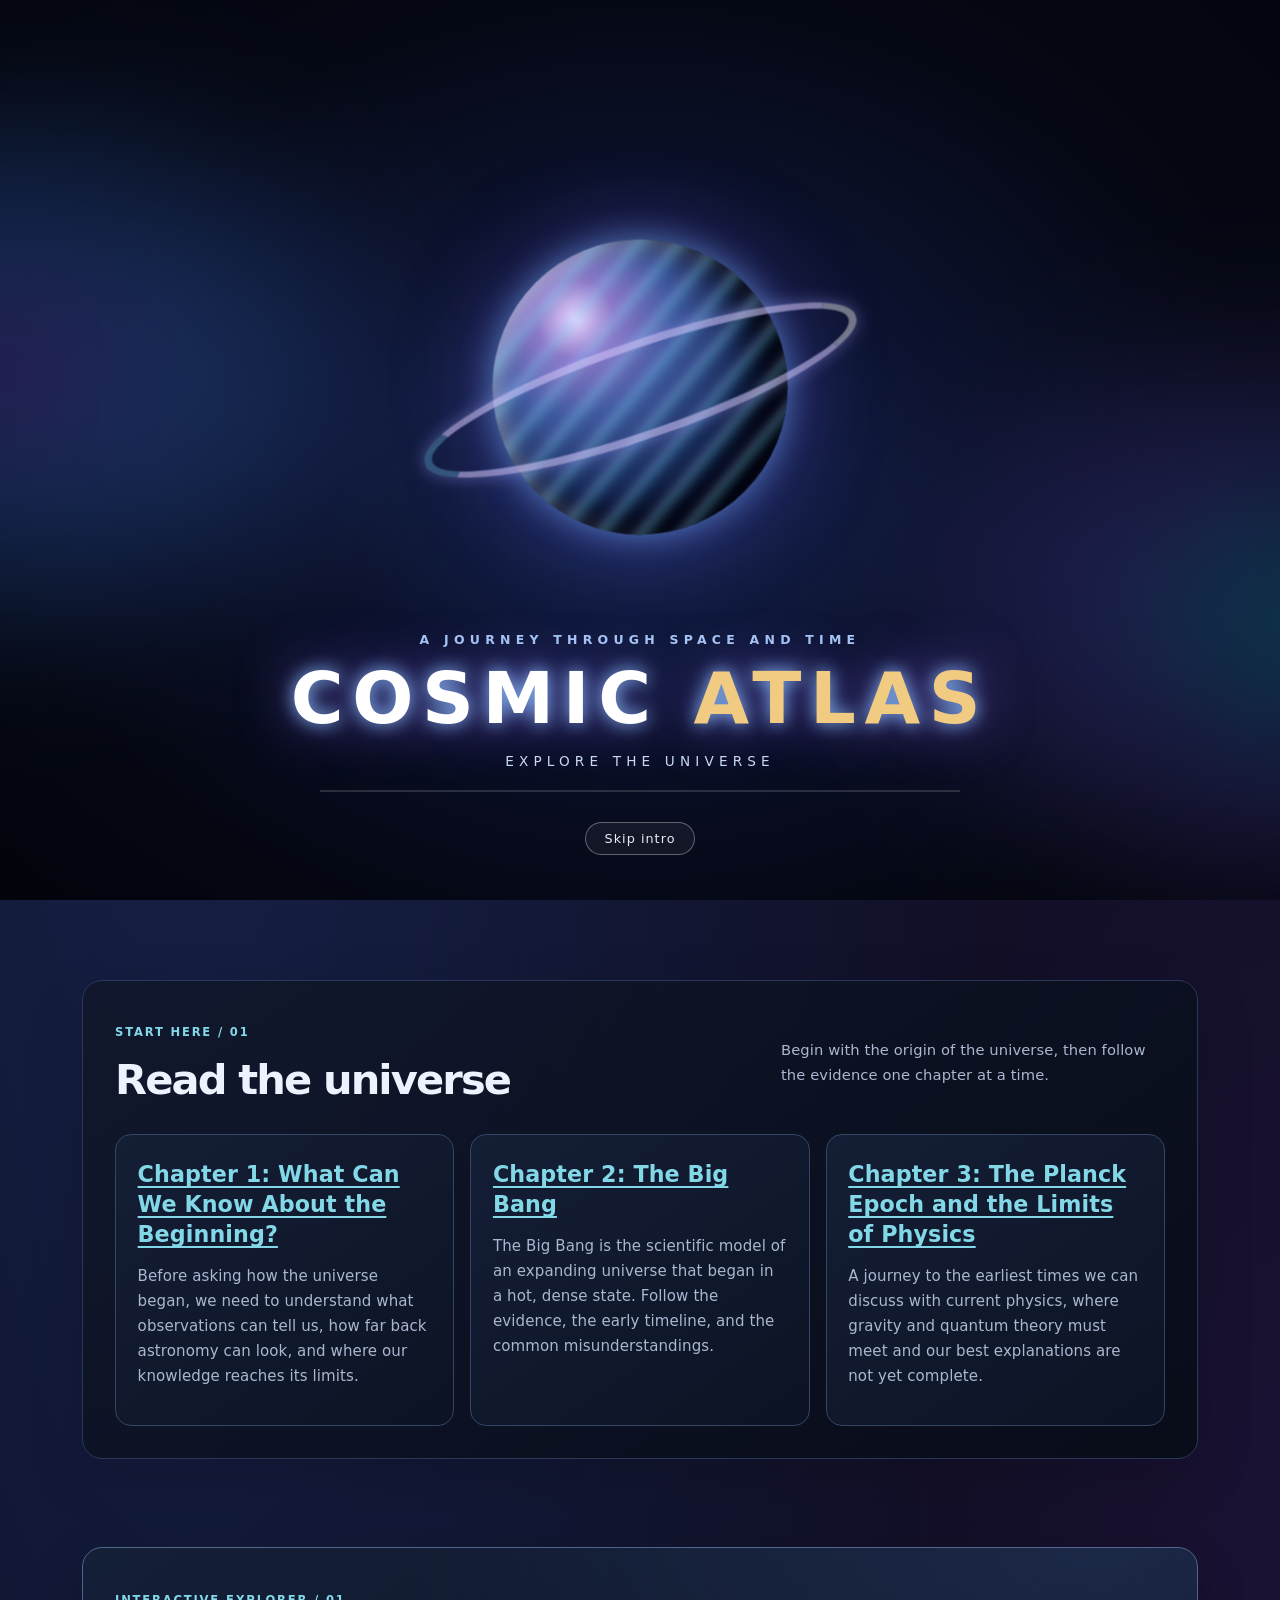
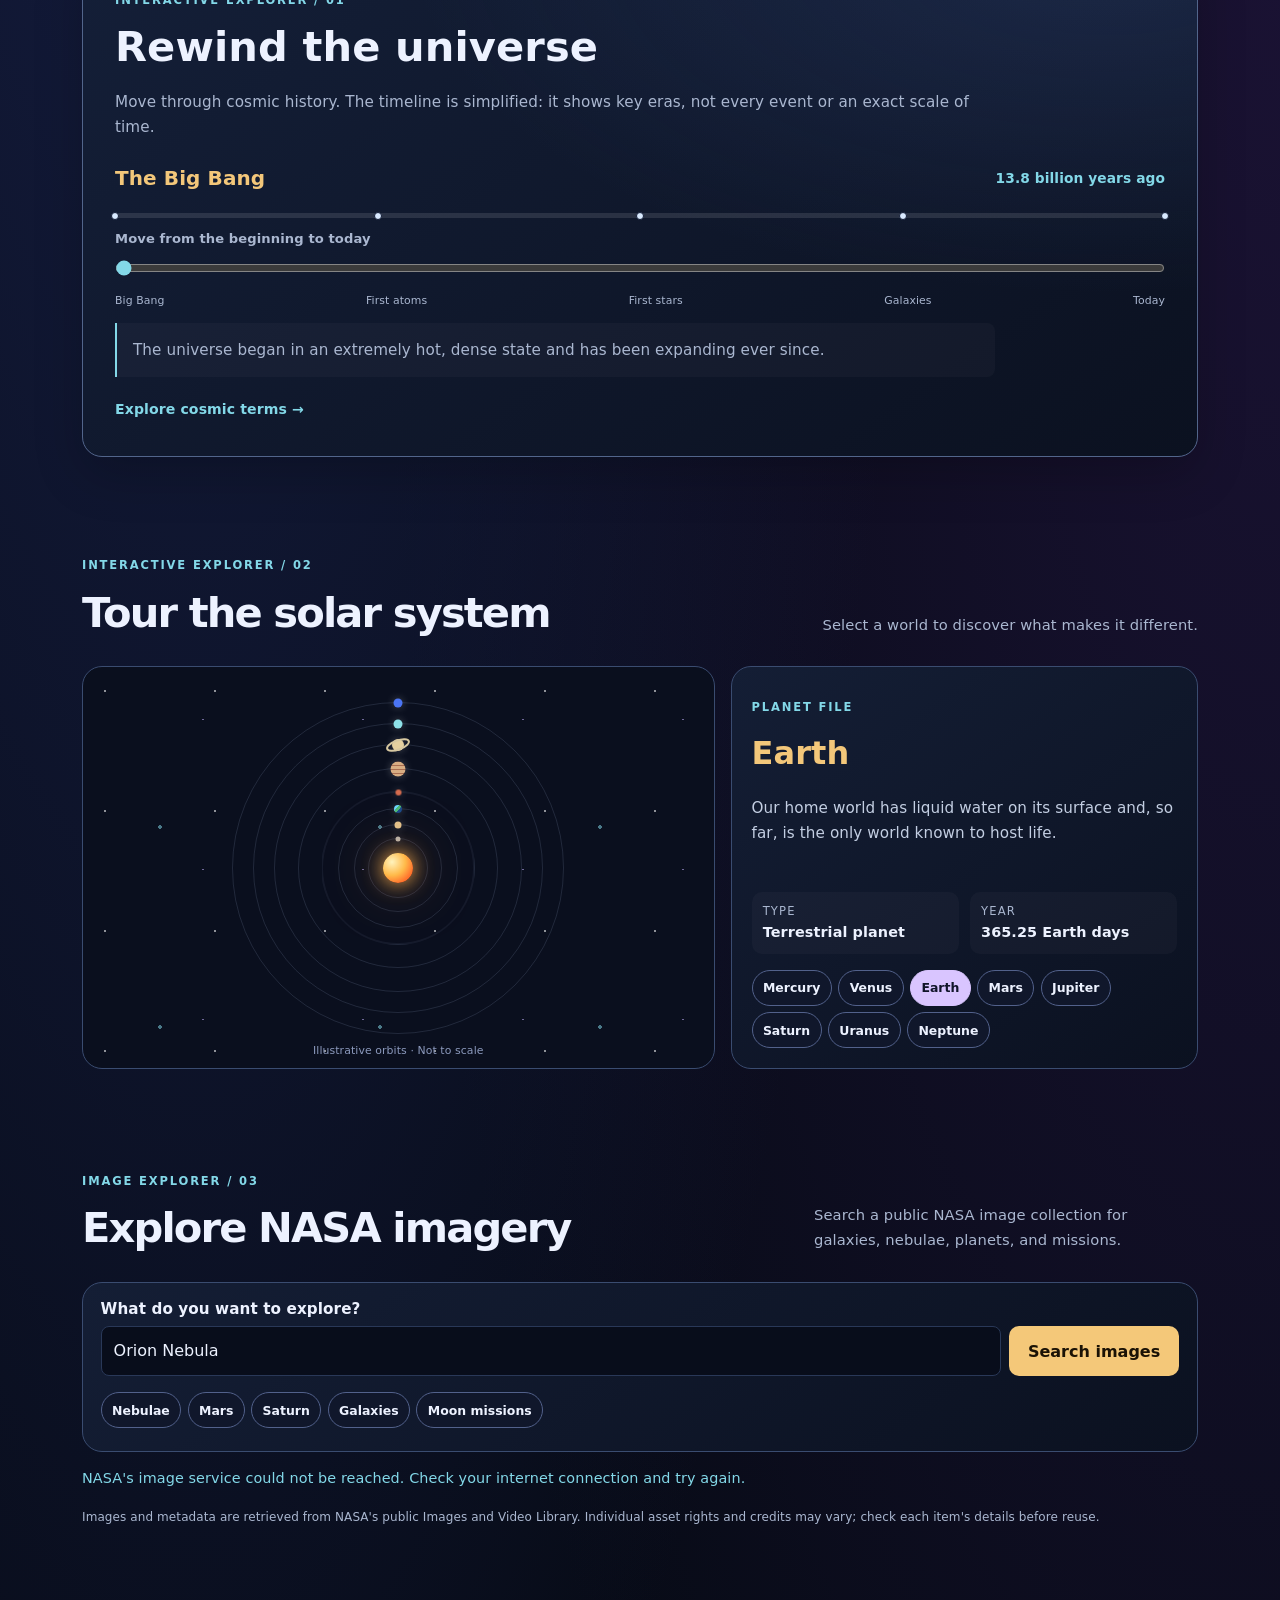
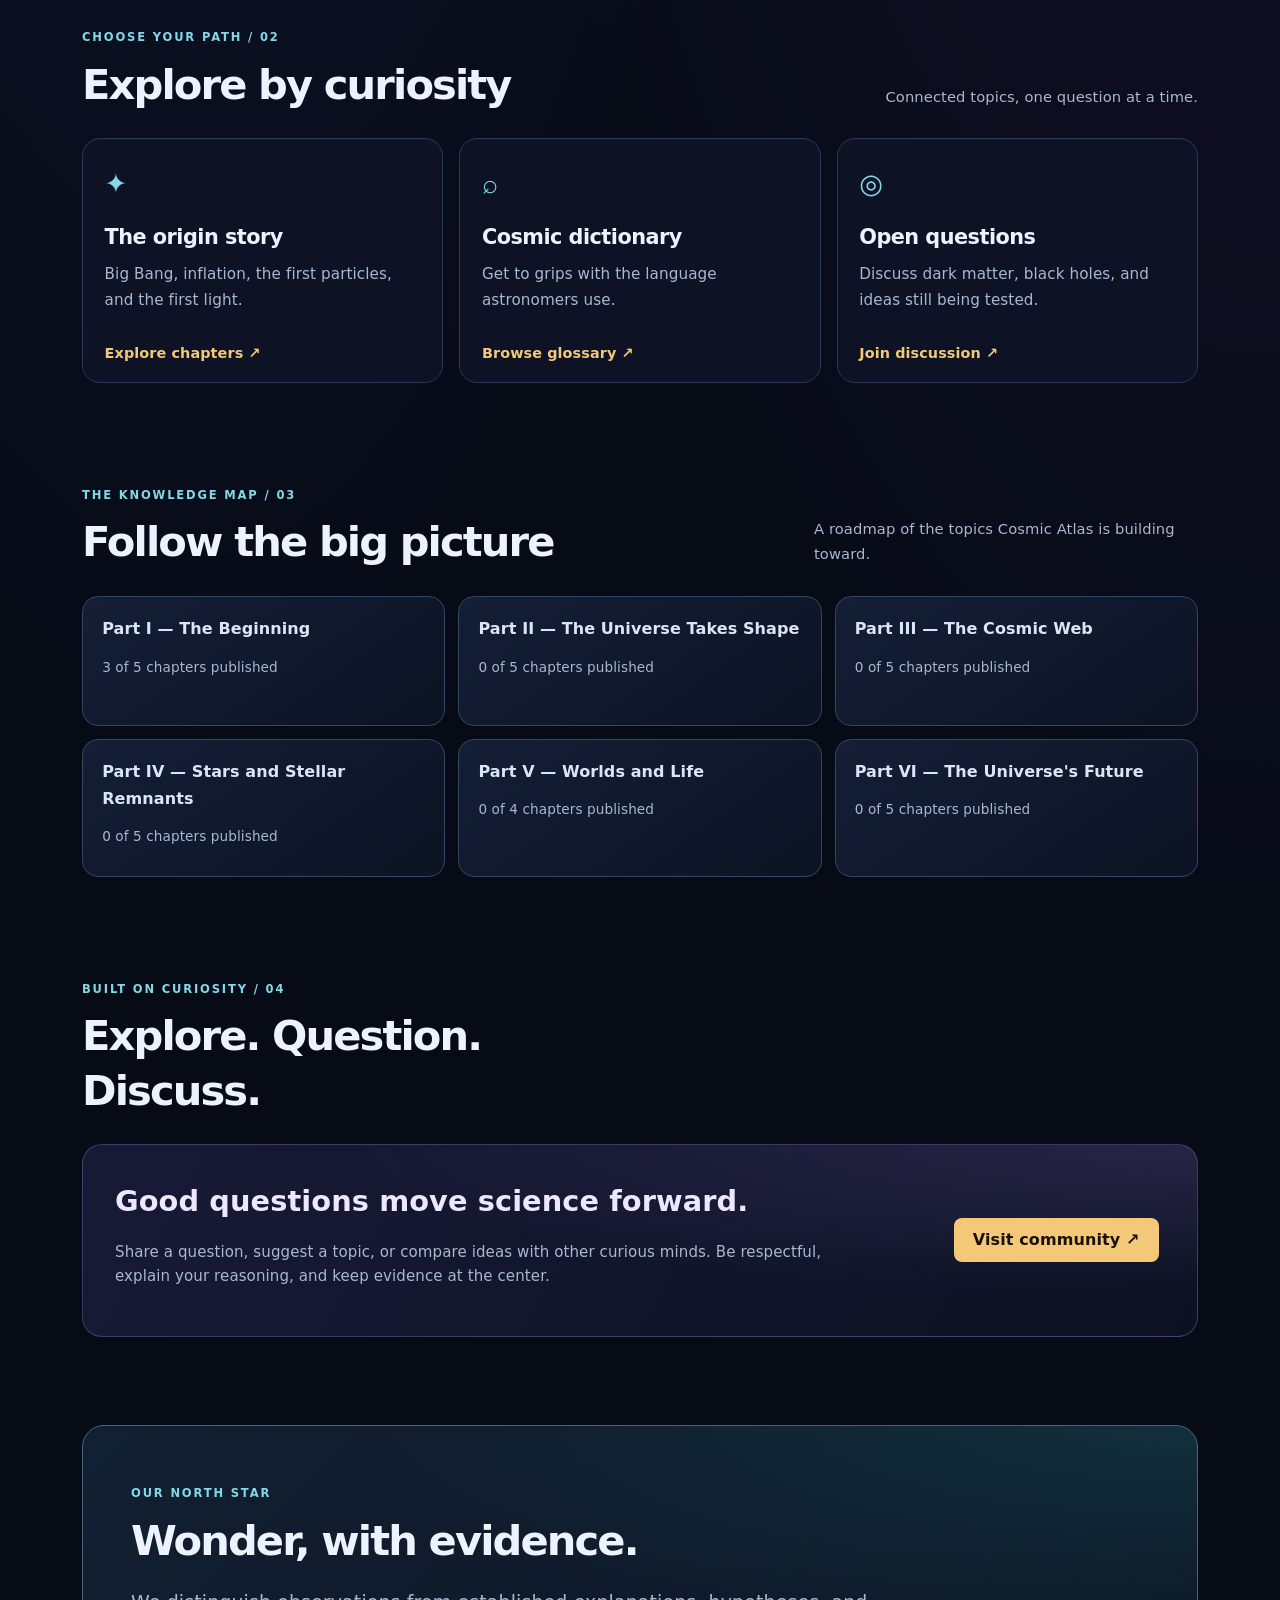
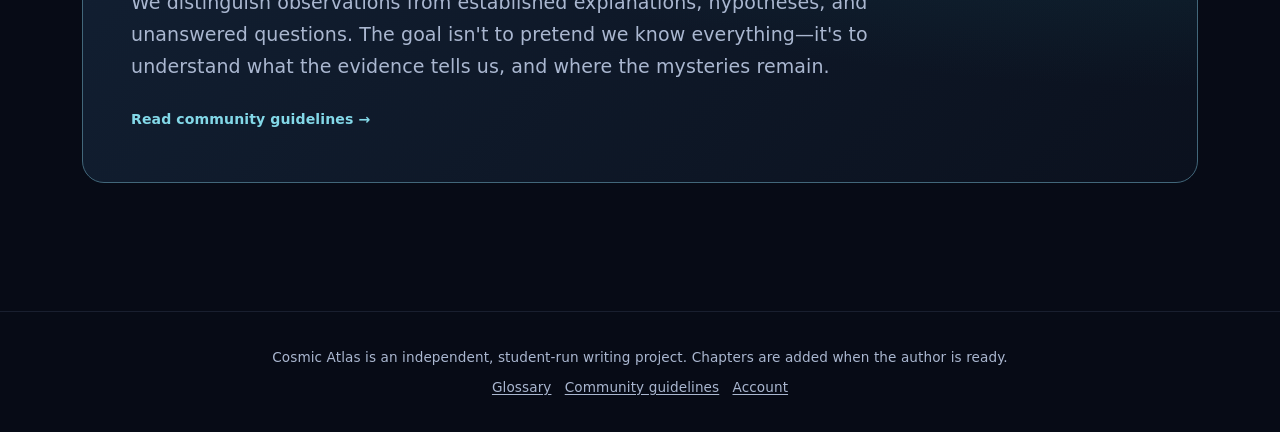
<file: index.html>
<!doctype html><html lang="en"><head><meta charset="utf-8"><meta name="viewport" content="width=device-width,initial-scale=1"><title>Cosmic Atlas — Explore the Universe, One Chapter at a Time</title><meta name="description" content="Explore the universe through interactive astronomy tools, connected chapters, evidence-led explainers, and community discussion."><meta name="theme-color" content="#070a14"><meta property="og:type" content="website"><meta property="og:site_name" content="Cosmic Atlas"><meta property="og:title" content="Cosmic Atlas — Explore the Universe"><meta property="og:description" content="Explore the universe through evidence-led astronomy chapters, interactive tools, and community discussion."><meta property="og:url" content="https://cosmicatlas.github.io/Cosmic-Atlas/"><meta name="twitter:card" content="summary"><meta name="twitter:title" content="Cosmic Atlas — Explore the Universe"><meta name="twitter:description" content="Evidence-led astronomy chapters, interactive tools, and cosmic community."><link rel="canonical" href="https://cosmicatlas.github.io/Cosmic-Atlas/"><link rel="stylesheet" href="style.css"></head><body>
<a class="skip-link" href="#main-content">Skip to content</a>
<header id="top"></header>
<main id="main-content" class="home-cosmic">
<section class="hero cosmic-hero"><div class="hero-copy"><p class="meta">A FIELD GUIDE TO THE COSMOS</p><h1>Cosmic <span>Atlas</span></h1><p class="tagline">The universe is bigger than our questions.</p>
<p>Travel from the Big Bang to black holes, explore the evidence behind our best ideas, and join a community that stays curious about what we still don't know.</p>
<div class="hero-actions"><a class="btn" href="#universe-timeline">Explore the universe <span aria-hidden="true">↘</span></a><a class="btn alt" href="community.html">Enter the community</a></div>
<div class="hero-pills"><span>Evidence-led</span><span>Beginner-friendly</span><span>Always curious</span></div></div>
<div class="hero-visual" aria-label="Illustration of a glowing ringed planet in deep space" role="img"><div class="nebula nebula-one"></div><div class="nebula nebula-two"></div><div class="planet-orbit orbit-a"></div><div class="planet-orbit orbit-b"></div><div class="hero-planet"><i></i></div><div class="planet-ring"></div><span class="planet-label label-one">13.8 BILLION YEARS</span><span class="planet-label label-two">STILL EXPLORING</span></div>
<div class="hero-bottomline"><span>OBSERVE</span><i></i><span>UNDERSTAND</span><i></i><span>QUESTION</span></div></section>
<section class="cosmic-stats" aria-label="Cosmic facts"><div class="cosmic-stat"><strong>13.8B</strong><span>years since the Big Bang</span></div><div class="cosmic-stat"><strong>~100B+</strong><span>galaxies may exist in the observable universe</span></div><div class="cosmic-stat"><strong>1</strong><span>universe to keep exploring</span></div></section>
<section id="chapters" class="home-section reading-section"><div class="section-heading"><div><p class="eyebrow">START HERE / 01</p><h2>Read the universe</h2></div><p>Begin with the origin of the universe, then follow the evidence one chapter at a time.</p></div><div id="cms-chapters"><div class="empty-library"><span>✧</span><h3>The library is taking shape</h3><p>Chapter cards will appear here as they are published. The roadmap above shows the journey ahead.</p></div></div></section>
<section id="explore" class="explorer-section"><section id="universe-timeline" class="card cosmic-explorer"><p class="eyebrow">INTERACTIVE EXPLORER / 01</p><h2>Rewind the universe</h2><p>Move through cosmic history. The timeline is simplified: it shows key eras, not every event or an exact scale of time.</p><div class="cosmic-time-readout"><strong id="cosmic-era-title">The Big Bang</strong><span id="cosmic-era-age">13.8 billion years ago</span></div><div class="cosmic-track"><span id="cosmic-track-fill"></span><i style="left:0%"></i><i style="left:25%"></i><i style="left:50%"></i><i style="left:75%"></i><i style="left:100%"></i></div><label class="timeline-label" for="cosmic-time-slider">Move from the beginning to today</label><input id="cosmic-time-slider" type="range" min="0" max="100" step="1" value="0" aria-describedby="cosmic-era-description"><div class="cosmic-milestones"><span>Big Bang</span><span>First atoms</span><span>First stars</span><span>Galaxies</span><span>Today</span></div><p id="cosmic-era-description" class="timeline-description" aria-live="polite">The universe began in an extremely hot, dense state and has been expanding ever since.</p><a class="text-link" href="glossary.html">Explore cosmic terms →</a></section></section>
<section id="solar-system" class="home-section solar-section"><div class="section-heading"><div><p class="eyebrow">INTERACTIVE EXPLORER / 02</p><h2>Tour the solar system</h2></div><p>Select a world to discover what makes it different.</p></div><div class="solar-layout"><div class="solar-stage" aria-label="Stylized, not-to-scale solar system"><div class="sun-core" title="Sun"></div><div class="solar-orbit mercury-orbit"><i class="planet mercury"></i></div><div class="solar-orbit venus-orbit"><i class="planet venus"></i></div><div class="solar-orbit earth-orbit"><i class="planet earth"></i></div><div class="solar-orbit mars-orbit"><i class="planet mars"></i></div><div class="solar-orbit jupiter-orbit"><i class="planet jupiter"></i></div><div class="solar-orbit saturn-orbit"><i class="planet saturn"></i></div><div class="solar-orbit uranus-orbit"><i class="planet uranus"></i></div><div class="solar-orbit neptune-orbit"><i class="planet neptune"></i></div><span class="solar-notice">Illustrative orbits · Not to scale</span></div><div class="solar-info"><p class="eyebrow">PLANET FILE</p><h3 id="solar-name">Earth</h3><p id="solar-fact" aria-live="polite">Our home world has liquid water on its surface and, so far, is the only world known to host life.</p><dl><div><dt>Type</dt><dd id="solar-type">Terrestrial planet</dd></div><div><dt>Year</dt><dd id="solar-year">365.25 Earth days</dd></div></dl><div class="planet-picker" role="group" aria-label="Choose a planet"><button type="button" data-planet="Mercury">Mercury</button><button type="button" data-planet="Venus">Venus</button><button type="button" data-planet="Earth" aria-pressed="true">Earth</button><button type="button" data-planet="Mars">Mars</button><button type="button" data-planet="Jupiter">Jupiter</button><button type="button" data-planet="Saturn">Saturn</button><button type="button" data-planet="Uranus">Uranus</button><button type="button" data-planet="Neptune">Neptune</button></div></div></div></section>
<section id="nasa-explorer" class="home-section nasa-section"><div class="section-heading"><div><p class="eyebrow">IMAGE EXPLORER / 03</p><h2>Explore NASA imagery</h2></div><p>Search a public NASA image collection for galaxies, nebulae, planets, and missions.</p></div><form id="nasa-search-form" class="nasa-search"><label for="nasa-query">What do you want to explore?</label><div class="nasa-search-row"><input id="nasa-query" type="search" value="Orion Nebula" maxlength="100" placeholder="e.g. Saturn, Andromeda galaxy" required><button class="btn" type="submit">Search images</button></div><div class="nasa-quick-search"><button type="button" data-nasa-query="James Webb nebula">Nebulae</button><button type="button" data-nasa-query="Mars">Mars</button><button type="button" data-nasa-query="Saturn">Saturn</button><button type="button" data-nasa-query="Andromeda galaxy">Galaxies</button><button type="button" data-nasa-query="Apollo Moon">Moon missions</button></div></form><p id="nasa-status" class="nasa-status" role="status">Search the NASA public image library. Results require an internet connection.</p><div id="nasa-results" class="nasa-results"></div><p class="nasa-credit">Images and metadata are retrieved from NASA's public Images and Video Library. Individual asset rights and credits may vary; check each item's details before reuse.</p></section>
<section class="home-section"><div class="section-heading"><div><p class="eyebrow">CHOOSE YOUR PATH / 02</p><h2>Explore by curiosity</h2></div><p>Connected topics, one question at a time.</p></div><div class="feature-grid"><a class="feature-card feature-purple" href="#cms-chapters"><span class="feature-icon">✦</span><h3>The origin story</h3><p>Big Bang, inflation, the first particles, and the first light.</p><span class="feature-arrow">Explore chapters ↗</span></a><a class="feature-card feature-blue" href="glossary.html"><span class="feature-icon">⌕</span><h3>Cosmic dictionary</h3><p>Get to grips with the language astronomers use.</p><span class="feature-arrow">Browse glossary ↗</span></a><a class="feature-card feature-gold" href="community.html"><span class="feature-icon">◎</span><h3>Open questions</h3><p>Discuss dark matter, black holes, and ideas still being tested.</p><span class="feature-arrow">Join discussion ↗</span></a></div></section>
<section id="knowledge-map" class="home-section chapter-section"><div class="section-heading"><div><p class="eyebrow">THE KNOWLEDGE MAP / 03</p><h2>Follow the big picture</h2></div><p>A roadmap of the topics Cosmic Atlas is building toward.</p></div><div id="plan" class="plan-grid"></div></section>
<section class="home-section"><div class="section-heading"><div><p class="eyebrow">BUILT ON CURIOSITY / 04</p><h2>Explore. Question. Discuss.</h2></div></div><div class="community-banner"><div><h3>Good questions move science forward.</h3><p>Share a question, suggest a topic, or compare ideas with other curious minds. Be respectful, explain your reasoning, and keep evidence at the center.</p></div><a class="btn" href="community.html">Visit community ↗</a></div></section>

<section class="principles"><p class="eyebrow">OUR NORTH STAR</p><h2>Wonder, with evidence.</h2><p>We distinguish observations from established explanations, hypotheses, and unanswered questions. The goal isn't to pretend we know everything—it's to understand what the evidence tells us, and where the mysteries remain.</p><a class="text-link" href="community.html#rules">Read community guidelines →</a></section>
</main><footer id="foot"></footer>
<script src="data.js"></script><script src="app.js"></script><script src="supabase-config.js"></script><script src="cms.js"></script></body></html>
</file>
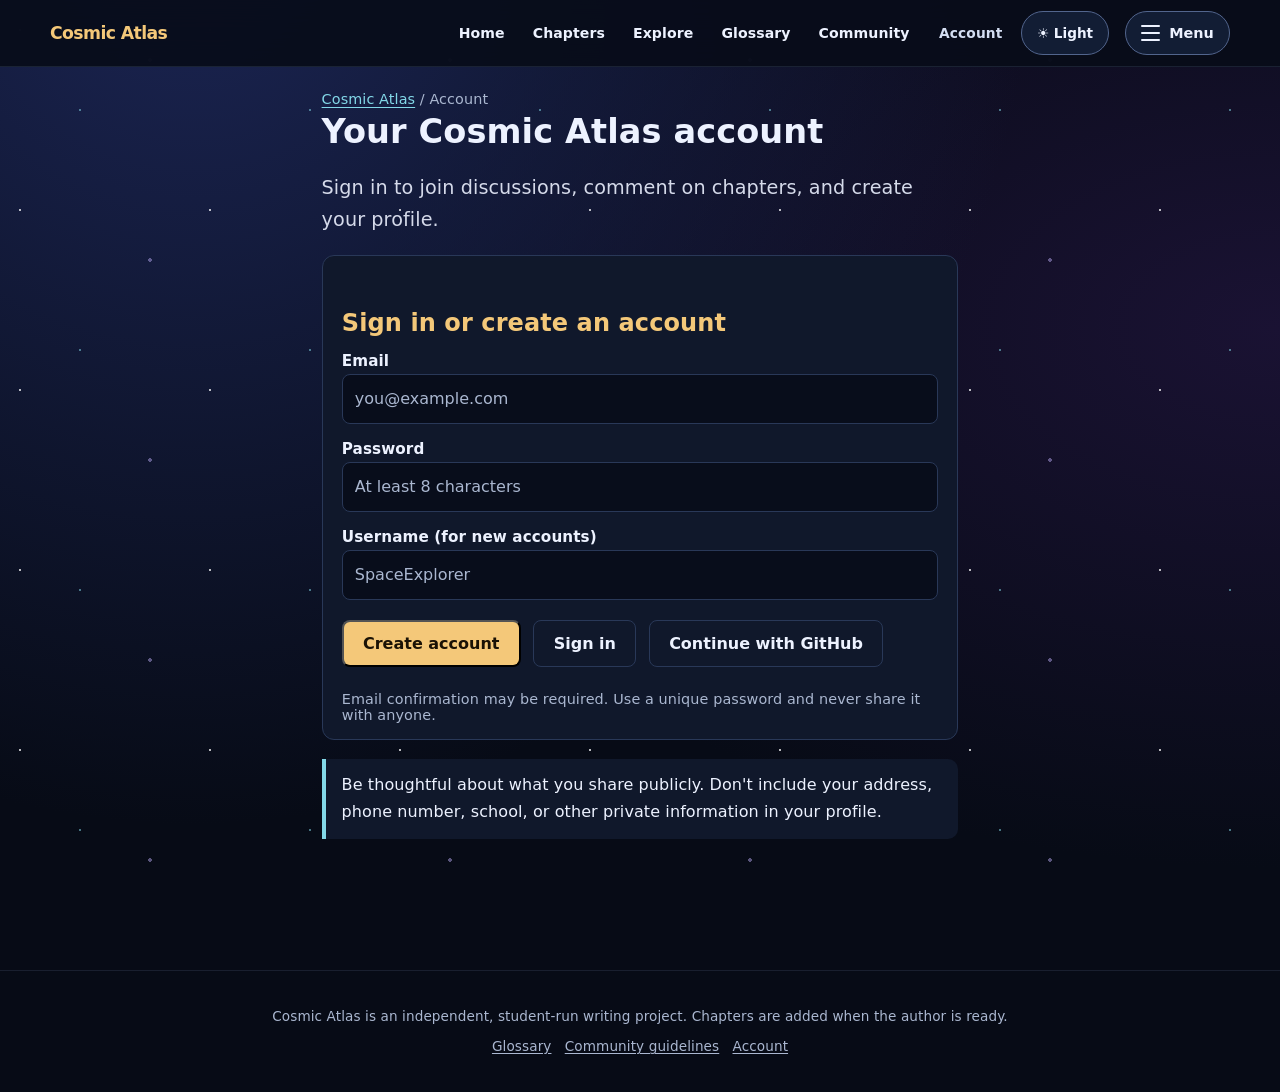
<file: account.html>
<!doctype html>
<html lang="en"><head><meta charset="utf-8"><meta name="viewport" content="width=device-width,initial-scale=1"><title>Account | Cosmic Atlas</title><meta name="theme-color" content="#070a14"><link rel="stylesheet" href="style.css"></head><body>
<a class="skip-link" href="#main-content">Skip to content</a><header id="top"></header><main id="main-content">
<p class="crumb"><a href="index.html">Cosmic Atlas</a> / Account</p>
<h1>Your Cosmic Atlas account</h1>
<p class="lede">Sign in to join discussions, comment on chapters, and create your profile.</p>
<div class="box warn" id="config-warning" hidden>Account services are not configured yet. The site owner must create a Supabase project and add its public URL and publishable key in <code>supabase-config.js</code>, then run the database setup SQL.</div>
<section class="card" id="auth-panel">
<h2>Sign in or create an account</h2>
<label for="email">Email</label><input id="email" type="email" autocomplete="email" required placeholder="you@example.com">
<label for="password">Password</label><input id="password" type="password" autocomplete="current-password" minlength="8" required placeholder="At least 8 characters">
<label for="username">Username (for new accounts)</label><input id="username" type="text" autocomplete="nickname" maxlength="24" placeholder="SpaceExplorer">
<div class="actions"><button class="btn" id="signup" type="button">Create account</button><button class="btn alt" id="login" type="button">Sign in</button><button class="btn alt" id="github-login" type="button">Continue with GitHub</button></div>
<p id="auth-message" role="status" aria-live="polite"></p>
<p class="meta">Email confirmation may be required. Use a unique password and never share it with anyone.</p>
</section>
<section class="card" id="profile-panel" hidden>
<h2>Your profile</h2><p id="signed-in-as"></p>
<label for="profile-username">Public username</label><input id="profile-username" maxlength="24" autocomplete="nickname">
<label for="bio">Short bio</label><textarea id="bio" maxlength="240" rows="3" placeholder="What do you enjoy exploring in astronomy?"></textarea>
<div class="actions"><button class="btn" id="save-profile" type="button">Save profile</button><button class="btn alt" id="signout" type="button">Sign out</button></div><p id="profile-message" role="status" aria-live="polite"></p>
</section>
<div class="box">Be thoughtful about what you share publicly. Don't include your address, phone number, school, or other private information in your profile.</div>
</main><footer id="foot"></footer>
<script src="data.js"></script><script src="app.js"></script><script src="supabase-config.js"></script><script type="module" src="account.js"></script></body></html>
</file>
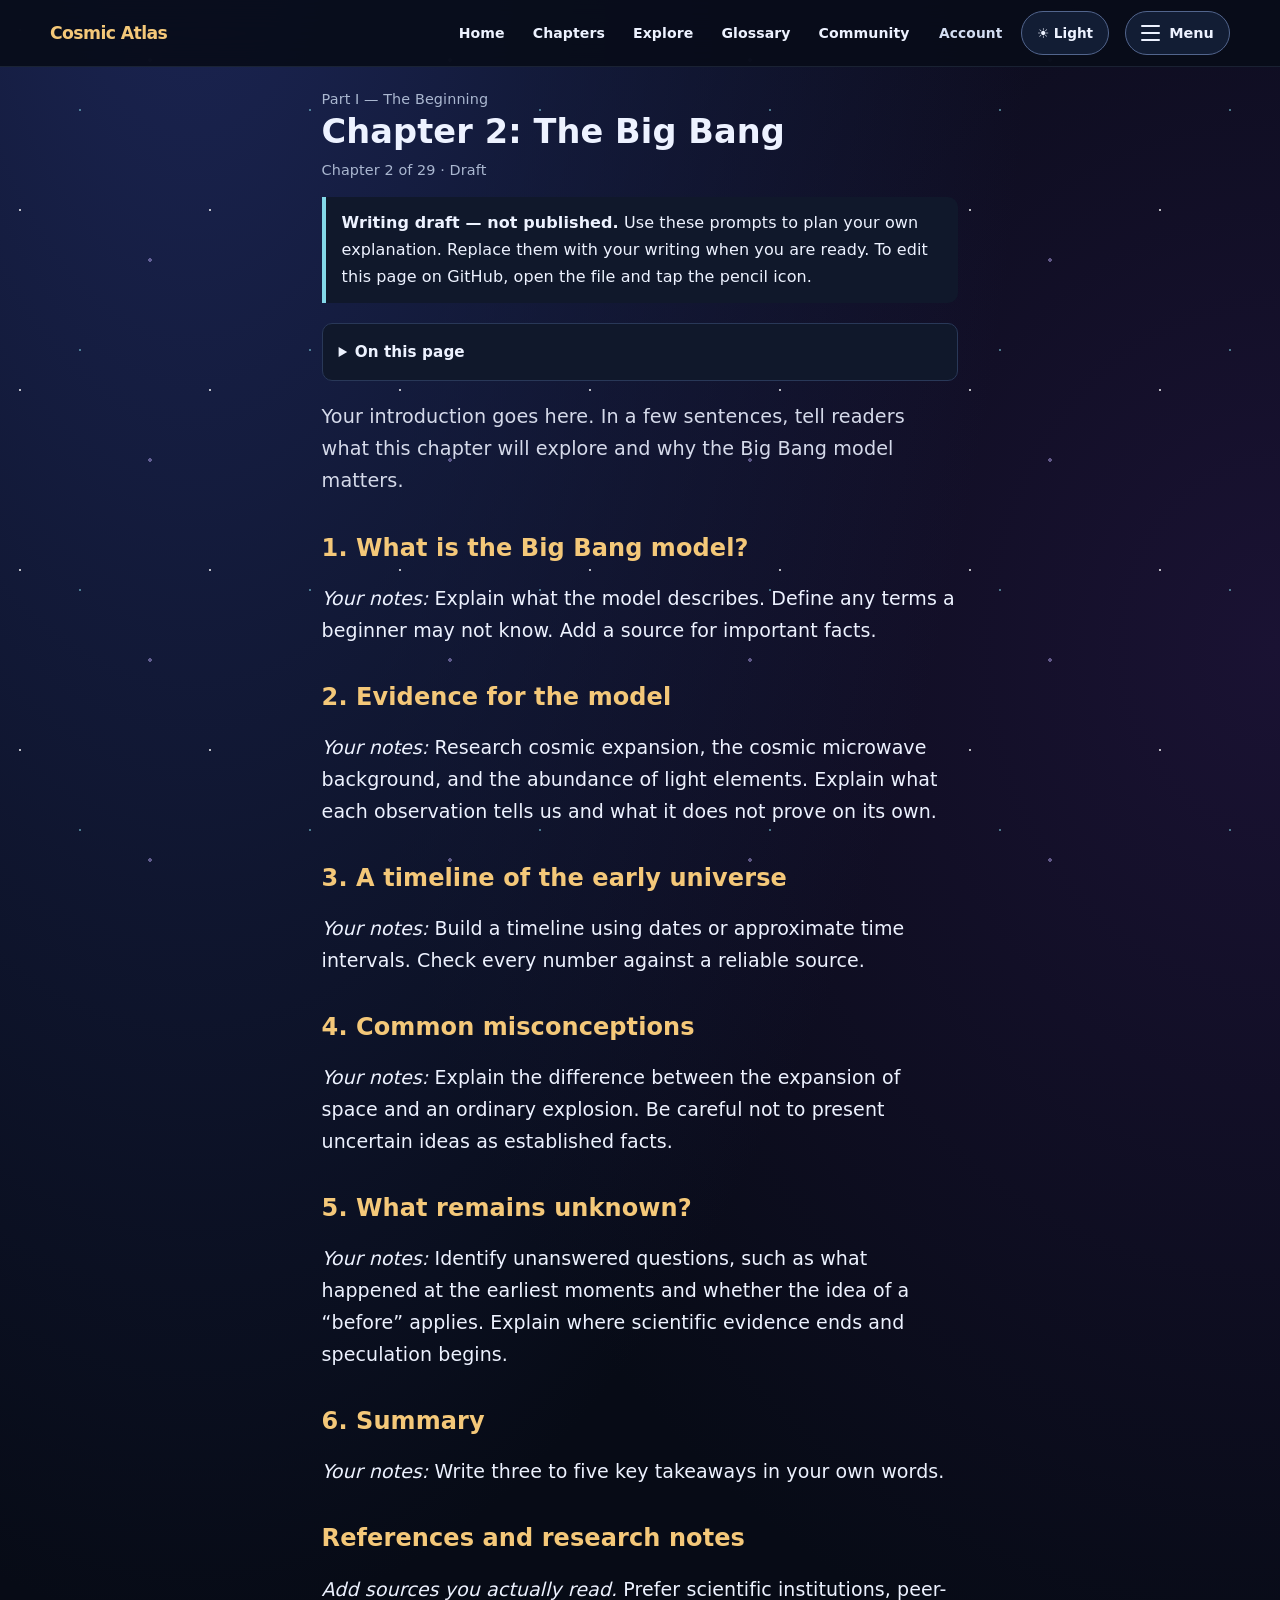
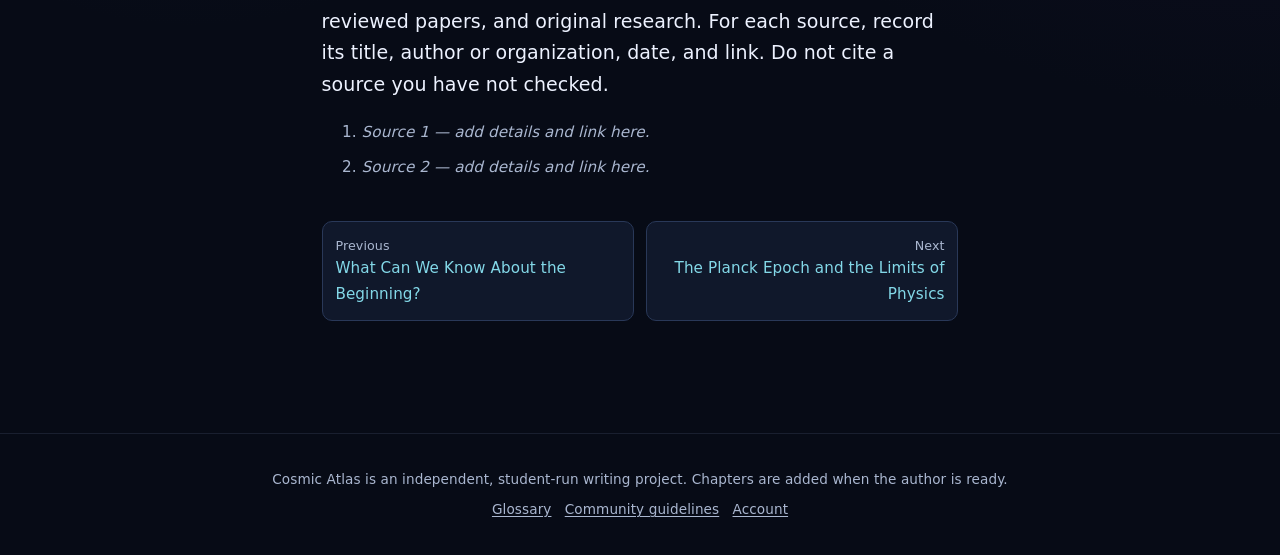
<file: big-bang.html>
<!doctype html><html lang="en"><head><meta charset="utf-8"><meta name="viewport" content="width=device-width,initial-scale=1"><title>Chapter 2 Draft: The Big Bang | Cosmic Atlas</title><meta name="description" content="An unfinished writing draft for the Big Bang chapter of Cosmic Atlas."><meta name="theme-color" content="#070a14"><link rel="stylesheet" href="style.css"></head><body>
<header id="top"></header>
<main><article data-ch="2">
<p class="crumb" id="crumb"></p>
<h1>Chapter 2: The Big Bang</h1>
<p class="meta" id="meta"></p>
<div class="box"><b>Writing draft — not published.</b> Use these prompts to plan your own explanation. Replace them with your writing when you are ready. To edit this page on GitHub, open the file and tap the pencil icon.</div>
<div id="toc"></div>
<p class="lede">Your introduction goes here. In a few sentences, tell readers what this chapter will explore and why the Big Bang model matters.</p>
<h2>1. What is the Big Bang model?</h2>
<p><em>Your notes:</em> Explain what the model describes. Define any terms a beginner may not know. Add a source for important facts.</p>
<h2>2. Evidence for the model</h2>
<p><em>Your notes:</em> Research cosmic expansion, the cosmic microwave background, and the abundance of light elements. Explain what each observation tells us and what it does not prove on its own.</p>
<h2>3. A timeline of the early universe</h2>
<p><em>Your notes:</em> Build a timeline using dates or approximate time intervals. Check every number against a reliable source.</p>
<h2>4. Common misconceptions</h2>
<p><em>Your notes:</em> Explain the difference between the expansion of space and an ordinary explosion. Be careful not to present uncertain ideas as established facts.</p>
<h2>5. What remains unknown?</h2>
<p><em>Your notes:</em> Identify unanswered questions, such as what happened at the earliest moments and whether the idea of a “before” applies. Explain where scientific evidence ends and speculation begins.</p>
<h2>6. Summary</h2>
<p><em>Your notes:</em> Write three to five key takeaways in your own words.</p>
<h2>References and research notes</h2>
<p><em>Add sources you actually read.</em> Prefer scientific institutions, peer-reviewed papers, and original research. For each source, record its title, author or organization, date, and link. Do not cite a source you have not checked.</p>
<ol class="refs"><li><em>Source 1 — add details and link here.</em></li><li><em>Source 2 — add details and link here.</em></li></ol>
<nav id="pn" class="pn" aria-label="Chapter navigation"></nav>
</article></main><footer id="foot"></footer>
<script src="data.js"></script><script src="app.js"></script></body></html>
</file>
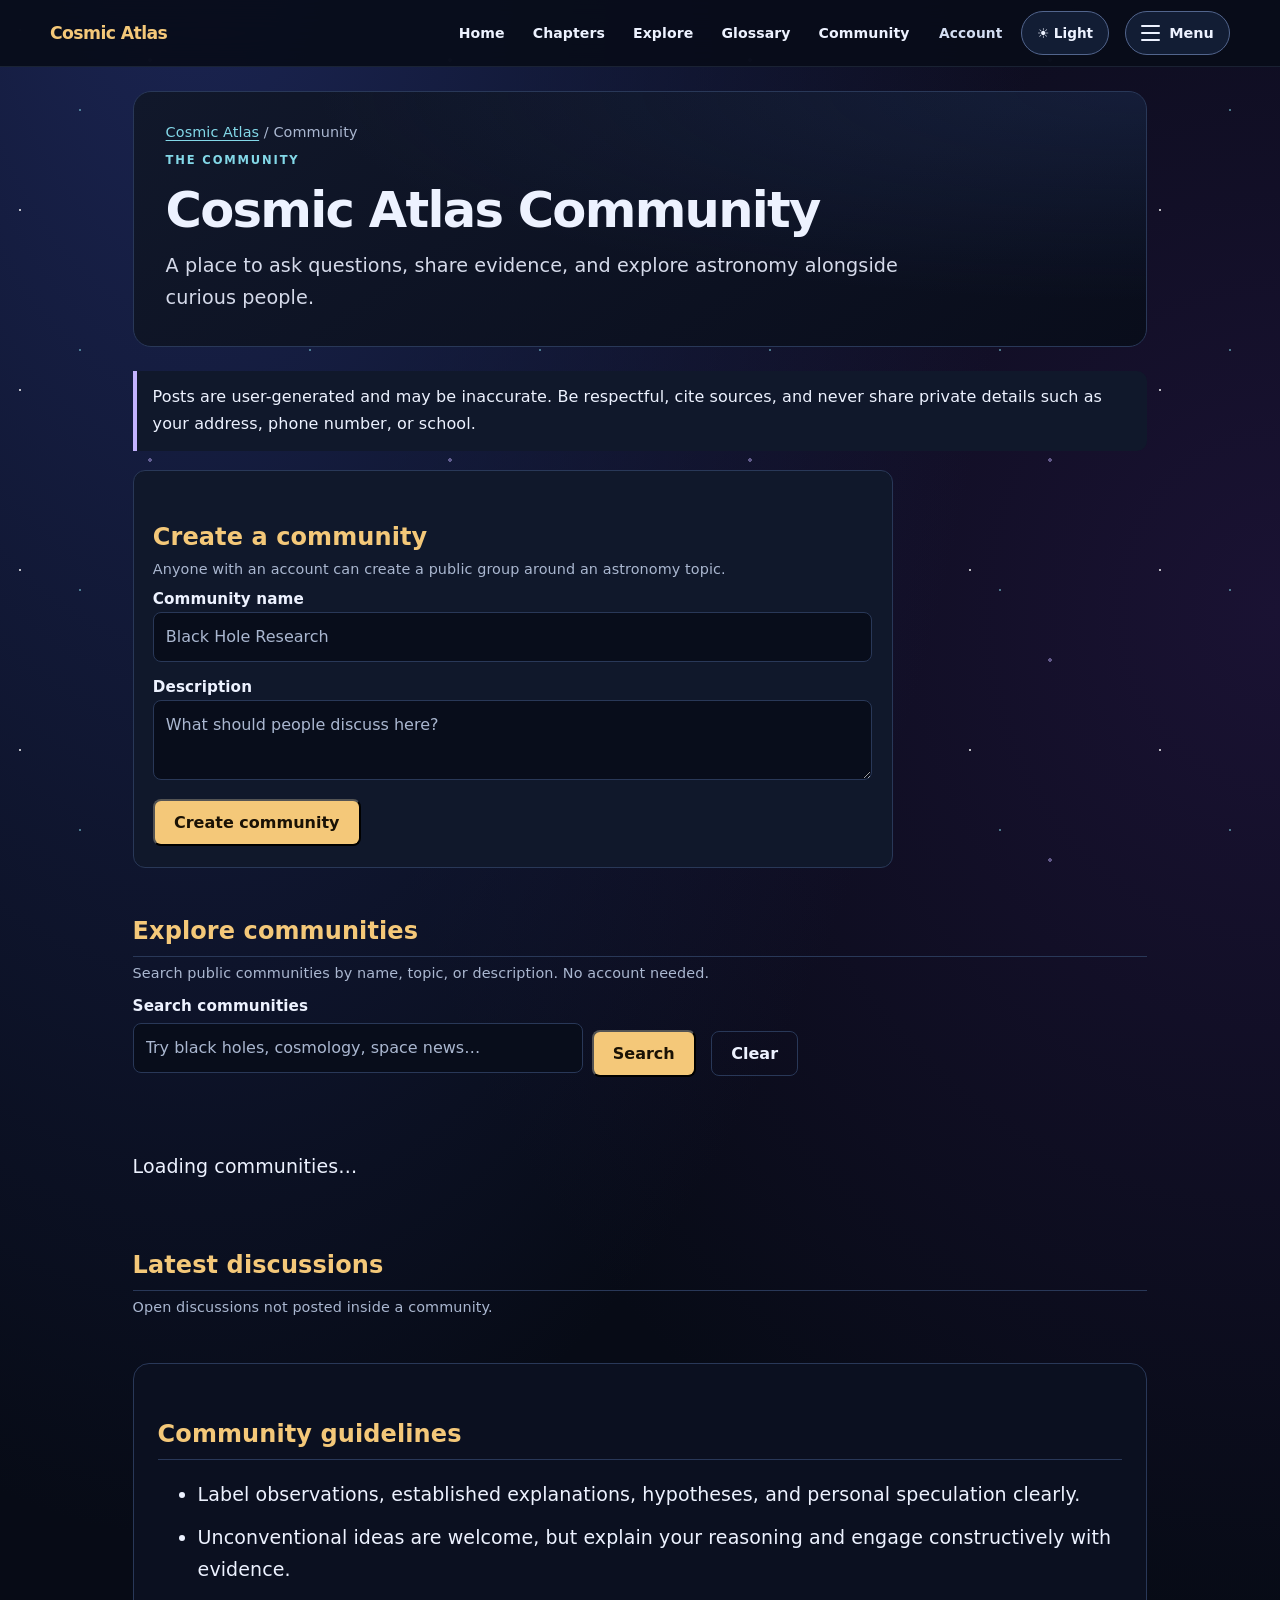
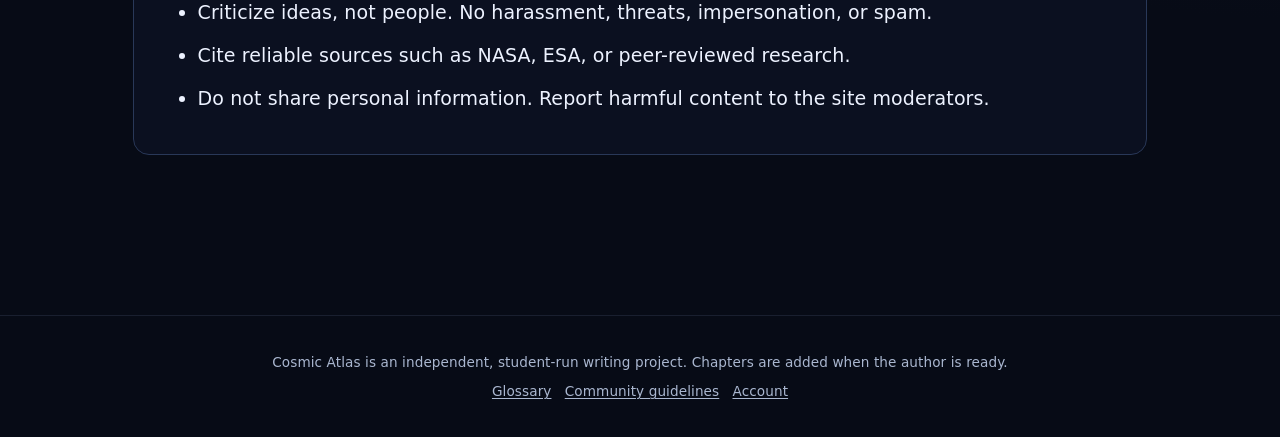
<file: community.html>
<!doctype html>
<html lang="en"><head><meta charset="utf-8"><meta name="viewport" content="width=device-width,initial-scale=1"><title>Community | Cosmic Atlas</title><meta name="theme-color" content="#070a14"><link rel="stylesheet" href="style.css"></head><body>
<a class="skip-link" href="#main-content">Skip to content</a>
<header id="top"></header><main id="main-content" class="community-page">
<section class="page-intro community-intro"><p class="crumb"><a href="index.html">Cosmic Atlas</a> / Community</p><p class="eyebrow">THE COMMUNITY</p><h1 id="community-heading">Cosmic Atlas Community</h1>
<p class="lede">A place to ask questions, share evidence, and explore astronomy alongside curious people.</p></section>
<div class="box warn">Posts are user-generated and may be inaccurate. Be respectful, cite sources, and never share private details such as your address, phone number, or school.</div>
<p id="sign-in-note"></p><p id="community-status" role="status" aria-live="polite"></p>
<section class="card community-create" id="create-community-card"><h2>Create a community</h2><p class="meta">Anyone with an account can create a public group around an astronomy topic.</p>
<form id="community-form">
<label for="community-name">Community name</label><input id="community-name" maxlength="40" minlength="3" required placeholder="Black Hole Research">
<label for="community-description">Description</label><textarea id="community-description" maxlength="300" rows="2" placeholder="What should people discuss here?"></textarea>
<button class="btn" type="submit">Create community</button></form></section>
<section id="group-directory" class="community-directory"><h2>Explore communities</h2><p class="meta">Search public communities by name, topic, or description. No account needed.</p><form id="community-search-form" class="community-search"><label for="community-search">Search communities</label><div class="community-search-row"><input id="community-search" type="search" maxlength="80" placeholder="Try black holes, cosmology, space news…"><button class="btn" type="submit">Search</button><button class="btn alt" id="clear-community-search" type="button">Clear</button></div></form><p id="community-search-summary" class="meta" aria-live="polite"></p><div id="community-list" class="community-grid" aria-live="polite"><p>Loading communities…</p></div></section>
<section id="group-view" hidden>
<p><a href="community.html">← All communities</a></p><div id="group-header" class="card"></div>
<section class="card"><h2>Community tags</h2><p class="meta">Members can create custom tags for posts in this community.</p><form id="community-tag-form"><label for="new-community-tag">Add a tag</label><div class="tag-create-row"><input id="new-community-tag" maxlength="24" minlength="2" required placeholder="e.g. Black holes"><button class="btn" type="submit">Add tag</button></div></form><div id="community-tag-list" class="tag-list" aria-live="polite"></div></section>
<section class="card"><h2>Start a post</h2><form id="discussion-form">
<label for="discussion-title">Title</label><input id="discussion-title" maxlength="140" minlength="5" required placeholder="What would you like to discuss?">
<label for="discussion-body">Your post</label><textarea id="discussion-body" maxlength="6000" rows="5" required placeholder="Share your question, idea, reasoning, and sources…"></textarea>
<fieldset class="tag-picker"><legend>Post tags</legend><p class="meta">Choose tags created by this community.</p><div id="post-tag-options"><p class="meta">Loading community tags…</p></div></fieldset>
<button class="btn" type="submit">Publish post</button></form></section>
<h2>Posts</h2><div id="community-app" aria-live="polite"><p>Loading posts…</p></div>
</section>
<section id="general-discussions" class="community-latest"><h2>Latest discussions</h2><p class="meta">Open discussions not posted inside a community.</p><div id="general-feed" aria-live="polite"></div></section>
<section class="community-guidelines"><h2 id="rules">Community guidelines</h2><ul>
<li>Label observations, established explanations, hypotheses, and personal speculation clearly.</li>
<li>Unconventional ideas are welcome, but explain your reasoning and engage constructively with evidence.</li>
<li>Criticize ideas, not people. No harassment, threats, impersonation, or spam.</li>
<li>Cite reliable sources such as NASA, ESA, or peer-reviewed research.</li>
<li>Do not share personal information. Report harmful content to the site moderators.</li>
</ul></section>
</main><footer id="foot"></footer>
<script src="data.js"></script><script src="app.js"></script><script src="supabase-config.js"></script><script type="module" src="community.js"></script></body></html>
</file>
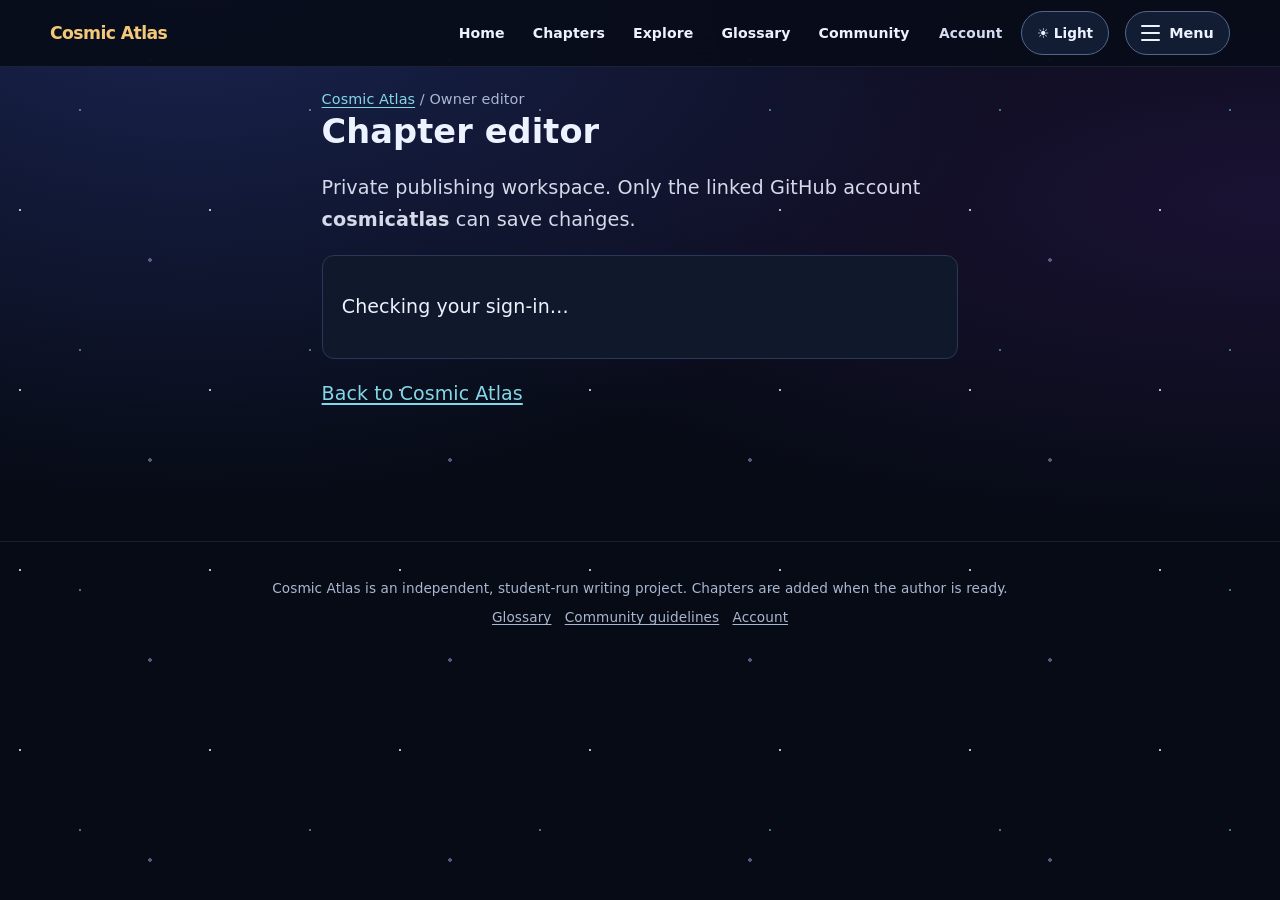
<file: editor.html>
<!doctype html>
<html lang="en"><head><meta charset="utf-8"><meta name="viewport" content="width=device-width,initial-scale=1"><title>Chapter Editor | Cosmic Atlas</title><meta name="theme-color" content="#070a14"><link rel="stylesheet" href="style.css"></head><body>
<header id="top"></header><main>
<p class="crumb"><a href="index.html">Cosmic Atlas</a> / Owner editor</p>
<h1>Chapter editor</h1>
<p class="lede">Private publishing workspace. Only the linked GitHub account <strong>cosmicatlas</strong> can save changes.</p>
<section class="card">
<p id="editor-status" role="status" aria-live="polite">Checking your sign-in…</p>
<div id="editor-login" hidden><p>Sign in with the owner GitHub account to continue.</p><button class="btn" id="editor-github" type="button">Continue with GitHub</button></div>
<div id="editor-form" hidden>
<label for="chapter-number">Chapter number</label><input id="chapter-number" type="number" min="1" step="1" value="2">
<label for="chapter-title">Title</label><input id="chapter-title" maxlength="180">
<label for="chapter-summary">Summary</label><textarea id="chapter-summary" rows="3" maxlength="2000"></textarea>
<label for="chapter-body">Chapter text (Markdown)</label><textarea id="chapter-body" rows="16" maxlength="50000"></textarea>
<label for="chapter-references">References and research notes</label><textarea id="chapter-references" rows="6" maxlength="12000"></textarea>
<div class="actions"><button class="btn" id="load-chapter" type="button">Load chapter</button><button class="btn" id="save-chapter" type="button">Save chapter</button><button class="btn alt" id="editor-signout" type="button">Sign out</button></div>
</div></section>
<p><a href="index.html">Back to Cosmic Atlas</a></p>
</main><footer id="foot"></footer>
<script src="data.js"></script><script src="app.js"></script><script src="supabase-config.js"></script><script type="module" src="editor.js"></script></body></html>
</file>
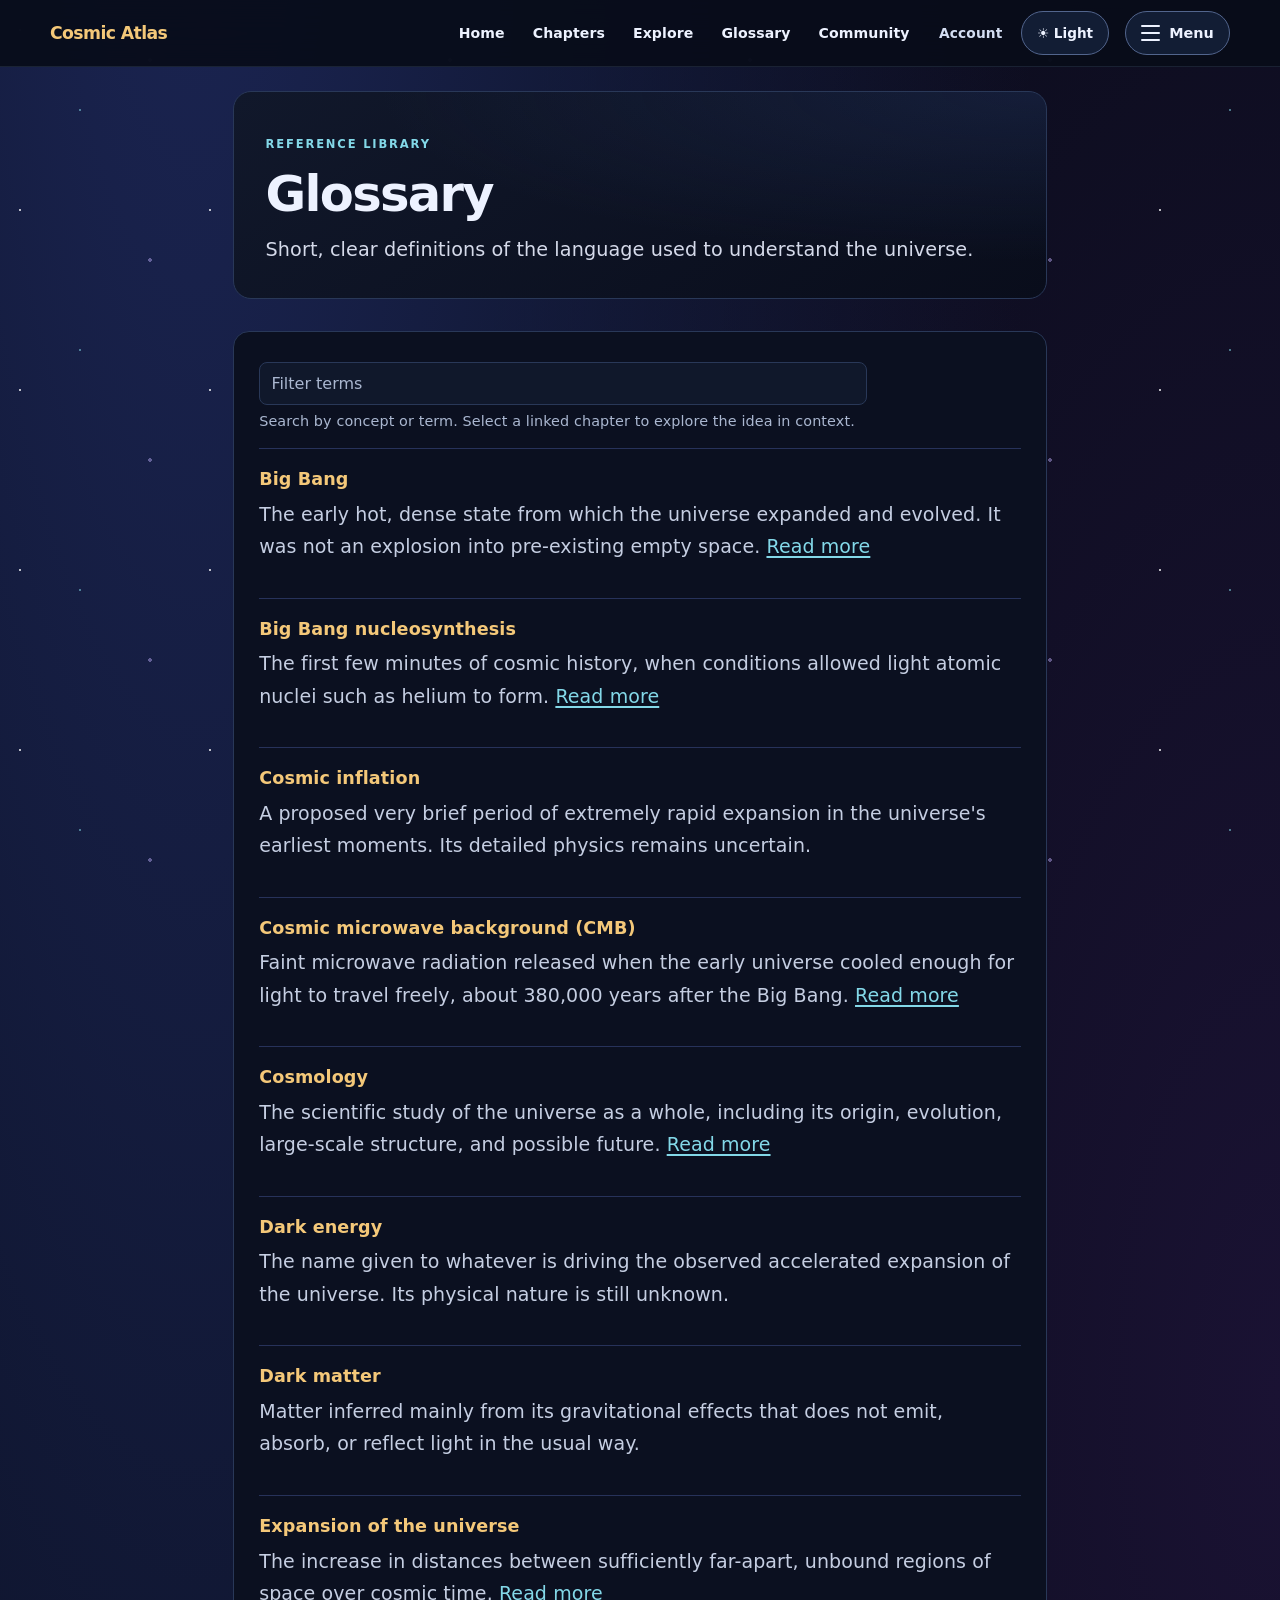
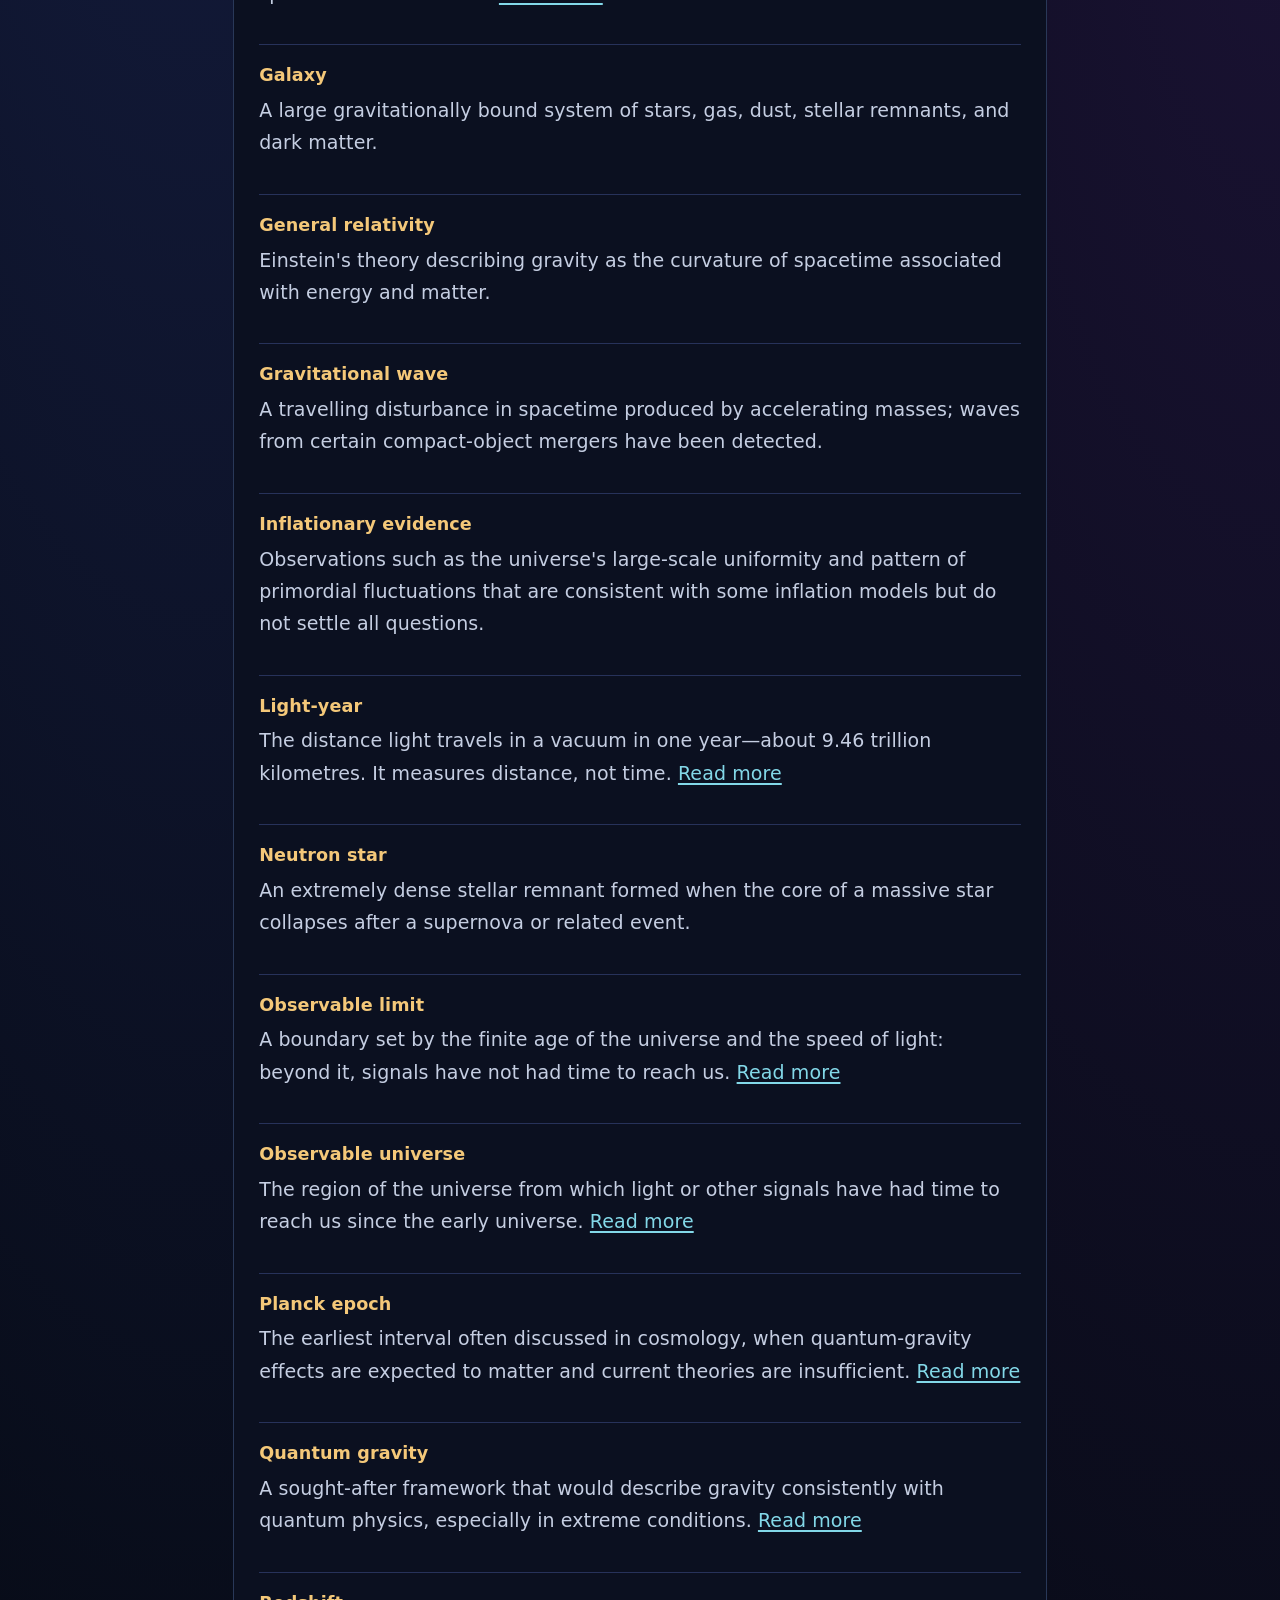
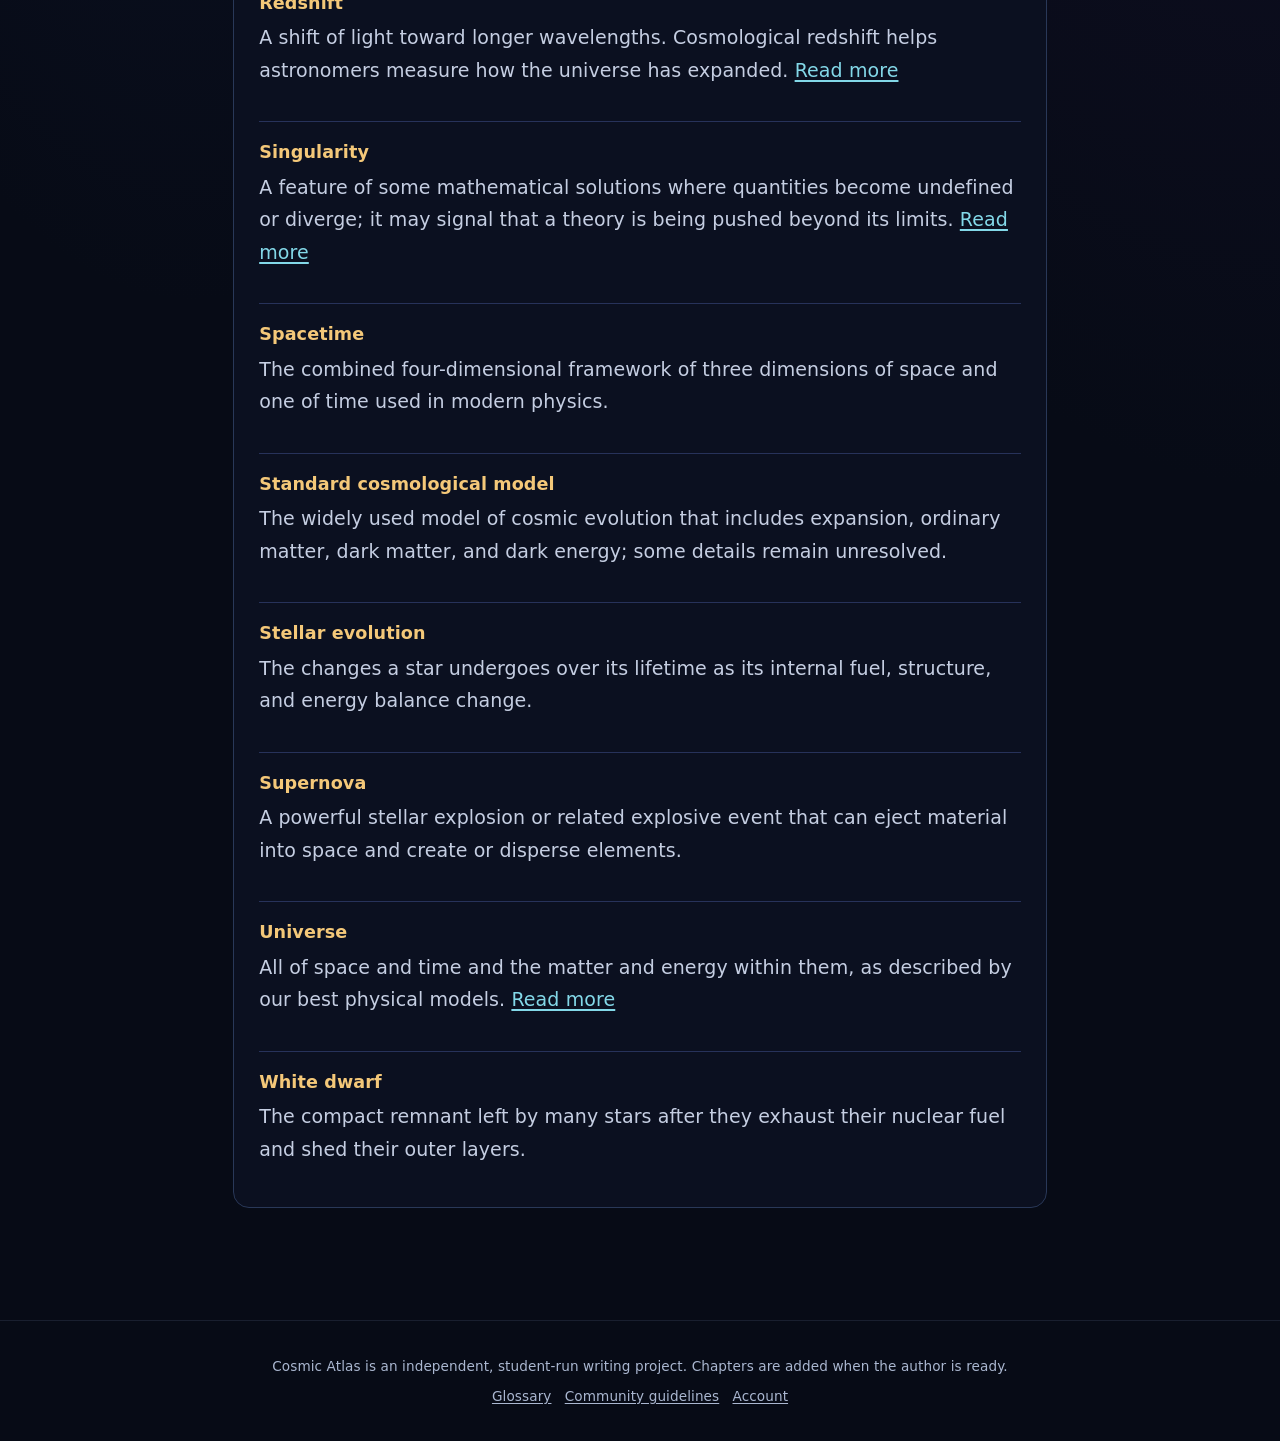
<file: glossary.html>
<!doctype html><html lang="en"><head><meta charset="utf-8"><meta name="viewport" content="width=device-width,initial-scale=1"><title>Glossary | Cosmic Atlas</title><meta name="theme-color" content="#070a14"><link rel="stylesheet" href="style.css"></head><body>
<a class="skip-link" href="#main-content">Skip to content</a>
<header id="top"></header>
<main id="main-content" class="glossary-page"><section class="page-intro"><p class="eyebrow">REFERENCE LIBRARY</p><h1>Glossary</h1><p class="lede">Short, clear definitions of the language used to understand the universe.</p></section><section class="glossary-browser" aria-label="Browse glossary"><div class="glossary-search-wrap"><label class="sr" for="gf">Filter terms</label>
<input id="gf" type="search" placeholder="Filter terms" style="width:100%;font:1rem system-ui;padding:.7rem;border-radius:8px;border:1px solid var(--line);background:var(--panel);color:var(--text)">
</div><p class="meta">Search by concept or term. Select a linked chapter to explore the idea in context.</p><dl class="g" id="gl"></dl></section></main><footer id="foot"></footer>
<script src="data.js"></script><script src="app.js"></script></body></html>
</file>
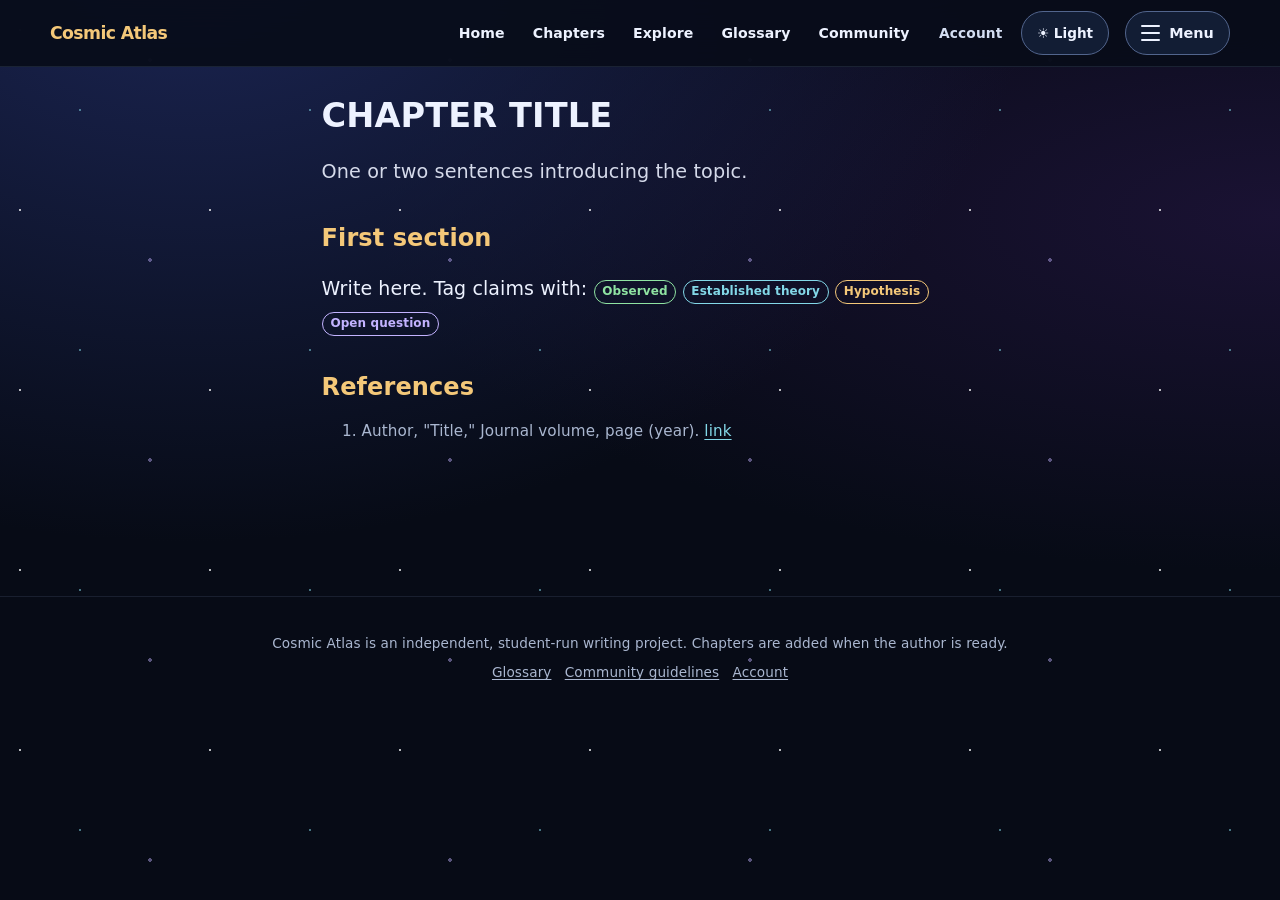
<file: template.html>
<!doctype html><html lang="en"><head><meta charset="utf-8"><meta name="viewport" content="width=device-width,initial-scale=1"><title>CHAPTER TITLE | Cosmic Atlas</title><meta name="theme-color" content="#070a14"><link rel="stylesheet" href="style.css"></head><body>
<header id="top"></header>
<main><article data-ch="NUMBER">
<p class="crumb" id="crumb"></p>
<h1>CHAPTER TITLE</h1>
<p class="meta" id="meta"></p>
<div id="toc"></div>
<p class="lede">One or two sentences introducing the topic.</p>
<h2>First section</h2>
<p>Write here. Tag claims with: <span class="tag obs">Observed</span> <span class="tag est">Established theory</span> <span class="tag hyp">Hypothesis</span> <span class="tag open">Open question</span></p>
<h2>References</h2>
<ol class="refs"><li>Author, "Title," Journal volume, page (year). <a href="https://example.org">link</a></li></ol>
<nav id="pn" class="pn" aria-label="Chapter navigation"></nav>
</article></main><footer id="foot"></footer>
<script src="data.js"></script><script src="app.js"></script></body></html>
</file>
<file: style.css>
:root{--bg:#070a14;--panel:#0f1527;--line:#27325a;--text:#e9ecf6;--mute:#a9b2cb;--amber:#f3b95f;--cyan:#7fd0e0;--green:#8fe3a2;--violet:#c3b3ff}
*{box-sizing:border-box}
html{-webkit-text-size-adjust:100%}
@media(prefers-reduced-motion:no-preference){html{scroll-behavior:smooth}}
body{margin:0;background-color:var(--bg);background-image:radial-gradient(ellipse at 15% -10%,#1c2656 0,transparent 55%),radial-gradient(ellipse at 100% 30%,#1a1233 0,transparent 50%);background-repeat:no-repeat;color:var(--text);font:18px/1.7 Georgia,"Times New Roman",serif}
a{color:var(--cyan)}a:hover{color:var(--amber)}
:focus-visible{outline:3px solid var(--amber);outline-offset:2px}
.sr{position:absolute;left:-9999px}
header#top{position:sticky;top:0;z-index:10;display:flex;flex-wrap:wrap;align-items:center;gap:.6rem 1rem;padding:.6rem 1rem;background:#070a14ee;border-bottom:1px solid var(--line);font-family:system-ui,sans-serif}
.brand{font:700 1.2rem Georgia,serif;color:var(--amber);text-decoration:none;margin-right:auto}
.links{display:flex;gap:1rem;font-size:.95rem}.links a{color:var(--text);text-decoration:none}.links a:hover{color:var(--amber)}
#mb{font:600 .9rem system-ui,sans-serif;color:var(--text);background:var(--panel);border:1px solid var(--line);border-radius:8px;padding:.5rem .8rem;min-height:44px}
#menu{flex-basis:100%;max-height:75vh;overflow:auto;padding:.5rem 0 1rem}
#menu[hidden]{display:none}
#q{width:100%;font:1rem system-ui,sans-serif;padding:.7rem;border-radius:8px;border:1px solid var(--line);background:var(--panel);color:var(--text)}
#res{list-style:none;padding:0;margin:.5rem 0}#res li{padding:.4rem 0;border-bottom:1px solid var(--line);font-size:.95rem}#res small{color:var(--mute)}
#parts details{border-top:1px solid var(--line);padding:.3rem 0}#parts summary{cursor:pointer;font-weight:600;padding:.5rem 0;min-height:44px}
#parts ul{list-style:none;margin:0 0 .5rem;padding-left:.8rem;font-size:.95rem}#parts li{padding:.3rem 0}.soon{color:var(--mute)}
main{max-width:42rem;margin:0 auto;padding:1.5rem 1.1rem 3rem}
h1{font-size:2.1rem;line-height:1.2;margin:.3rem 0 .6rem}
h2{font-size:1.5rem;line-height:1.3;margin:2.2rem 0 .5rem;color:var(--amber)}
.crumb,.meta{font:.9rem system-ui,sans-serif;color:var(--mute);margin:0}
.lede{font-size:1.2rem;color:#d5daea}
.hero{padding:2.5rem 0 1rem}.hero h1{font-size:3rem;letter-spacing:.01em}
.tagline{font-size:1.35rem;font-style:italic;color:var(--amber);margin:0 0 1rem}
.btn{display:inline-block;font:600 1rem system-ui,sans-serif;background:var(--amber);color:#1a1205;text-decoration:none;padding:.75rem 1.2rem;border-radius:8px;margin:.3rem .4rem .3rem 0;min-height:44px}
.btn:hover{background:#ffd48a;color:#1a1205}.btn.alt{background:transparent;color:var(--text);border:1px solid var(--line)}
.card{background:var(--panel);border:1px solid var(--line);border-radius:12px;padding:1rem 1.2rem;margin:1rem 0}
.card h3{margin:.2rem 0}
.tag{display:inline-block;font:600 .75rem system-ui,sans-serif;padding:.1em .65em;border-radius:99px;border:1px solid;white-space:nowrap;line-height:1.6}
.obs{color:var(--green)}.est{color:var(--cyan)}.hyp{color:var(--amber)}.open{color:var(--violet)}
.legend{list-style:none;padding:0}.legend li{margin:.7rem 0;font-size:1rem}
#toc,#pn{font-family:system-ui,sans-serif;font-size:.95rem}
#toc details{background:var(--panel);border:1px solid var(--line);border-radius:10px;padding:.4rem 1rem;margin:1rem 0}
#toc summary{cursor:pointer;min-height:44px;line-height:44px;font-weight:600}#toc ol{margin:0 0 .6rem;padding-left:1.2rem}#toc li{padding:.2rem 0}
.pn{display:flex;gap:.8rem;justify-content:space-between;margin-top:2.5rem}.pn a{flex:1;border:1px solid var(--line);border-radius:10px;padding:.8rem;text-decoration:none;background:var(--panel)}.pn small{display:block;color:var(--mute)}.pn .nx{text-align:right}
.box{border-left:4px solid var(--cyan);background:var(--panel);padding:.8rem 1rem;border-radius:0 10px 10px 0;margin:1.2rem 0;font-size:1rem}
.box.warn{border-color:var(--violet)}
.tl{list-style:none;margin:1.5rem 0;padding:0 0 0 .2rem;border-left:2px solid var(--line)}
.tl li{position:relative;padding:0 0 1.3rem 1.3rem;font-size:1rem}
.tl li::before{content:"";position:absolute;left:-7px;top:.55rem;width:12px;height:12px;border-radius:50%;background:var(--amber)}
.tl b{display:block;font-family:system-ui,sans-serif;color:var(--amber)}
details.qa{border:1px solid var(--line);border-radius:10px;padding:.2rem 1rem;margin:.7rem 0;background:var(--panel)}details.qa summary{cursor:pointer;min-height:44px;line-height:1.5;padding:.6rem 0}
.refs{font-size:.95rem;font-family:system-ui,sans-serif;color:var(--mute)}.refs li{margin:.6rem 0;overflow-wrap:anywhere}
dl.g dt{font-weight:700;color:var(--amber);margin-top:1.2rem;font-family:system-ui,sans-serif}dl.g dd{margin:.2rem 0 0}
#setup{display:none}
footer{border-top:1px solid var(--line);padding:1.5rem 1rem;text-align:center;font:.85rem system-ui,sans-serif;color:var(--mute)}
footer a{color:var(--mute)}
@media(min-width:700px){body{font-size:19px}.hero h1{font-size:4rem}}
/* Account and community forms */
label{display:block;font:600 .95rem system-ui,sans-serif;margin:.8rem 0 .25rem;color:var(--text)}
input,textarea{display:block;width:100%;font:1rem/1.5 system-ui,sans-serif;color:var(--text);background:#080d1b;border:1px solid var(--line);border-radius:8px;padding:.75rem;margin:.25rem 0 1rem}
textarea{resize:vertical;min-height:5rem}
button:disabled{opacity:.5;cursor:not-allowed}
.actions{display:flex;flex-wrap:wrap;gap:.4rem;margin:.8rem 0}
.comment-list{border-top:1px solid var(--line);margin-top:1rem;padding-top:.5rem}
.reply-form{border-top:1px solid var(--line);margin-top:.7rem;padding-top:.5rem}
[hidden]{display:none!important}

/* Images added inside chapter rich-text content */
#chapter-body img{display:block;max-width:100%;height:auto;margin:1.2rem auto;border:1px solid var(--line);border-radius:12px;box-shadow:0 8px 28px #0005}
#chapter-body figure{margin:1.5rem 0}
#chapter-body figcaption{font:.9rem/1.5 system-ui,sans-serif;color:var(--mute);text-align:center;margin-top:.5rem}
#chapter-body p:has(> img){margin:1.5rem 0}

/* Phone-friendly chapter image helper */
.photo-helper{font-family:system-ui,sans-serif;font-size:1rem}
.photo-helper h2{margin-top:.3rem}
.photo-helper label{margin:.8rem 0 .25rem}
.photo-helper input,.photo-helper textarea{font-size:16px}
.photo-helper .actions{align-items:center}
.photo-helper .meta{overflow-wrap:anywhere}


/* Subtle space-themed motion across Cosmic Atlas */
@keyframes atlas-page-enter {
  from { opacity: 0; transform: translateY(12px); }
  to { opacity: 1; transform: translateY(0); }
}
@keyframes atlas-stars-drift {
  from { background-position: 0 0, 35px 55px, 90px 20px; }
  to { background-position: 0 180px, 35px 235px, 90px 200px; }
}
@keyframes atlas-glow {
  0%, 100% { opacity: .45; }
  50% { opacity: .8; }
}
@keyframes atlas-title-rise {
  from { opacity: 0; transform: translateY(18px); filter: blur(3px); }
  to { opacity: 1; transform: translateY(0); filter: blur(0); }
}
@media (prefers-reduced-motion: no-preference) {
  body::before {
    content: "";
    position: fixed;
    inset: 0;
    z-index: -1;
    pointer-events: none;
    background-image:
      radial-gradient(1px 1px at 20px 30px, #ffffffb8 99%, transparent),
      radial-gradient(1px 1px at 80px 110px, #7fd0e088 99%, transparent),
      radial-gradient(2px 2px at 150px 60px, #c3b3ff70 99%, transparent);
    background-size: 190px 180px, 230px 240px, 300px 200px;
    animation: atlas-stars-drift 48s linear infinite;
  }
  main { animation: atlas-page-enter .65s ease-out both; }
  .hero h1, main > h1 { animation: atlas-title-rise .85s cubic-bezier(.2,.7,.2,1) both; }
  .tagline { animation: atlas-page-enter .8s .12s ease-out both; }
  .card, #plan > .card, #cms-chapters > .card {
    transition: transform .22s ease, border-color .22s ease, box-shadow .22s ease;
  }
  .card:hover, #plan > .card:hover, #cms-chapters > .card:hover {
    transform: translateY(-3px);
    border-color: #52649a;
    box-shadow: 0 12px 30px #0004;
  }
  .btn, button, .links a, #parts summary, a {
    transition: color .18s ease, background-color .18s ease, border-color .18s ease, box-shadow .18s ease, transform .18s ease;
  }
  .btn:hover { transform: translateY(-2px); box-shadow: 0 6px 18px #0004; }
  .brand:hover { text-shadow: 0 0 16px #f3b95f80; }
  #chapter-body img { transition: transform .3s ease, box-shadow .3s ease; }
  #chapter-body img:hover { transform: scale(1.012); box-shadow: 0 12px 34px #0007; }
  #menu:not([hidden]) { animation: atlas-page-enter .2s ease-out both; }
  .photo-helper { animation: atlas-glow 6s ease-in-out infinite; }
}
@media (prefers-reduced-motion: reduce) {
  *, *::before, *::after {
    animation-duration: .01ms !important;
    animation-iteration-count: 1 !important;
    scroll-behavior: auto !important;
    transition-duration: .01ms !important;
  }
}


/* Interactive cosmic timeline explorer */
.cosmic-explorer{font-family:system-ui,sans-serif;overflow:hidden}
.cosmic-explorer h2{margin-top:.2rem}
.cosmic-explorer input[type=range]{accent-color:var(--amber);padding:0;margin:1rem 0;cursor:pointer}
.cosmic-time-readout{display:flex;flex-wrap:wrap;justify-content:space-between;gap:.4rem 1rem;align-items:center;margin:.4rem 0 1rem}
.cosmic-time-readout strong{font-size:1.15rem;color:var(--amber)}
.cosmic-time-readout span{color:var(--cyan);font-weight:600}
.cosmic-track{height:7px;background:#303b60;border-radius:99px;position:relative;margin:.8rem 0 .5rem}
.cosmic-track>span{display:block;height:100%;width:0;background:linear-gradient(90deg,var(--violet),var(--cyan),var(--amber));border-radius:99px;transition:width .2s ease}
.cosmic-track i{position:absolute;top:50%;width:9px;height:9px;border-radius:50%;background:var(--text);border:2px solid var(--bg);transform:translate(-50%,-50%)}
.cosmic-milestones{display:flex;justify-content:space-between;gap:.3rem;font-size:.68rem;line-height:1.25;color:var(--mute)}
.cosmic-milestones span{max-width:19%;text-align:center}
@media(prefers-reduced-motion:no-preference){
 .cosmic-explorer{animation:atlas-page-enter .7s .12s ease-out both}
 .cosmic-time-readout strong{transition:color .2s ease}
}

/* Full-screen opening sequence */
.atlas-intro{position:fixed;inset:0;z-index:9999;display:grid;place-items:center;overflow:hidden;background:radial-gradient(ellipse at 50% 45%,#182654 0%,#090e20 48%,#03050d 100%);color:#f4f5ff;font-family:system-ui,sans-serif;opacity:1;transition:opacity .65s ease,visibility .65s ease}
.atlas-intro.intro-hide{opacity:0;visibility:hidden;pointer-events:none}
.intro-content{position:relative;width:min(88vw,420px);height:300px;display:flex;flex-direction:column;align-items:center;justify-content:center}
.intro-stars{position:absolute;inset:0;background-image:radial-gradient(2px 2px at 15% 20%,#fff 98%,transparent),radial-gradient(1px 1px at 72% 18%,#fff 98%,transparent),radial-gradient(2px 2px at 82% 72%,#9bdcff 98%,transparent),radial-gradient(1px 1px at 28% 82%,#fff 98%,transparent),radial-gradient(1px 1px at 55% 40%,#c3b3ff 98%,transparent);background-size:190px 180px;animation:intro-star-pan 18s linear infinite}
.intro-planet{position:absolute;top:28px;width:92px;height:92px;border-radius:50%;background:radial-gradient(circle at 32% 28%,#b8e7ff 0,#527ab9 24%,#27376e 58%,#111832 100%);box-shadow:0 0 35px #6ab9ff88, inset -12px -8px 22px #05091b;animation:intro-planet-in 1.1s cubic-bezier(.16,.8,.3,1) both}
.orbit{position:absolute;top:39px;width:140px;height:70px;border:1px solid #b9dfff9c;border-radius:50%;transform:rotate(-24deg);animation:intro-orbit 2.4s ease-in-out infinite}
.orbit-two{width:170px;height:88px;transform:rotate(55deg);border-color:#c3b3ff77;animation-delay:.2s}
.intro-title{position:absolute;top:158px;font-size:clamp(1.6rem,7vw,2.35rem);font-weight:800;letter-spacing:.19em;text-align:center;color:#f5c979;text-shadow:0 0 24px #f3b95f55;animation:intro-title-in .9s .35s both}
.intro-subtitle{position:absolute;top:207px;color:#c7d5f4;font-size:.95rem;letter-spacing:.12em;animation:intro-title-in .9s .6s both}
.intro-loading{position:absolute;top:250px;width:150px;height:2px;background:#ffffff25;overflow:hidden}
.intro-loading span{display:block;width:45%;height:100%;background:#8fd9ed;box-shadow:0 0 12px #8fd9ed;animation:intro-load 1.6s ease-in-out infinite}
.intro-skip{position:absolute;top:280px;background:transparent;border:1px solid #ffffff55;color:#e9ecf6;border-radius:20px;padding:.25rem .9rem;font: .8rem system-ui,sans-serif;cursor:pointer}
@keyframes intro-star-pan{to{background-position:190px 180px}}
@keyframes intro-planet-in{from{opacity:0;transform:scale(.25) rotate(-90deg)}to{opacity:1;transform:scale(1) rotate(0)}}
@keyframes intro-orbit{0%,100%{transform:rotate(-24deg) scale(.9);opacity:.45}50%{transform:rotate(8deg) scale(1.08);opacity:1}}
@keyframes intro-title-in{from{opacity:0;transform:translateY(12px);letter-spacing:.35em}to{opacity:1;transform:translateY(0);letter-spacing:.19em}}
@keyframes intro-load{from{transform:translateX(-110%)}to{transform:translateX(340%)}}
@media(prefers-reduced-motion:reduce){.atlas-intro{display:none}}

/* Cinematic deep-space launch animation */
.atlas-intro.atlas-cinematic{background:#02030b;isolation:isolate;perspective:900px;overflow:hidden;transition:opacity .85s ease,visibility .85s ease}.atlas-cinematic:before{content:"";position:absolute;inset:-30%;z-index:-1;background:radial-gradient(ellipse at 50% 55%,#182b61 0%,#090d27 35%,#02030b 70%);animation:cinema-universe 6s ease-in-out both}.cinema-nebula{position:absolute;width:85vw;height:70vw;max-height:650px;max-width:900px;filter:blur(55px);border-radius:50%;opacity:.42;mix-blend-mode:screen}.nebula-a{background:radial-gradient(ellipse,#5834a5 0%,#244f9d 28%,transparent 70%);left:-35%;top:5%;animation:nebula-drift 7s ease-in-out infinite alternate}.nebula-b{background:radial-gradient(ellipse,#087f9a 0%,#34276f 38%,transparent 72%);right:-38%;bottom:-5%;animation:nebula-drift 8s ease-in-out infinite alternate-reverse}.cinema-stars{position:absolute;inset:0;transform:scale(1.2);animation:star-zoom 5.6s cubic-bezier(.4,0,.8,1) both}.cinema-star{position:absolute;left:var(--x);top:var(--y);width:var(--d);height:var(--d);border-radius:50%;background:#fff;box-shadow:0 0 8px 2px #9bdcff88;animation:star-twinkle 1.8s var(--delay) ease-in-out infinite alternate}.cinema-streaks{position:absolute;inset:-50%;opacity:0;background:repeating-conic-gradient(from 0deg at 50% 50%,transparent 0deg,transparent 3deg,#a9dfff55 3.15deg,#fff0 3.45deg,transparent 5deg);mask-image:radial-gradient(ellipse,transparent 0%,#000 35%,transparent 68%);animation:warp-burst 5.6s ease-in both}.cinema-sun{position:absolute;width:28vmin;height:28vmin;max-width:230px;max-height:230px;border-radius:50%;left:50%;top:43%;transform:translate(-50%,-50%);background:radial-gradient(circle,#fff9d8 0%,#ffc46a 12%,#ef743f 34%,#9b3b74 55%,transparent 72%);filter:blur(2px);opacity:0;animation:sun-ignite 5.6s ease both}.cinema-planet-wrap{position:absolute;left:50%;top:43%;width:min(70vw,390px);aspect-ratio:1;transform:translate(-50%,-50%) scale(.12);opacity:0;animation:planet-arrive 5.6s cubic-bezier(.15,.65,.18,1) both}.cinema-planet{position:absolute;inset:8%;overflow:hidden;border-radius:50%;background:radial-gradient(circle at 28% 27%,#e9d5ff 0%,#8c79c9 13%,#405aa0 32%,#172b59 58%,#050b22 78%);box-shadow:inset -35px -15px 45px #01030e,inset 8px 5px 25px #ffffff70,0 0 35px #73b9ff88,0 0 100px #6554d288}.planet-cloud{position:absolute;inset:-20%;background:repeating-linear-gradient(155deg,transparent 0 18px,#b8b4ff55 20px,#6fe1f255 26px,transparent 35px);filter:blur(5px);transform:rotate(-25deg);animation:planet-clouds 12s linear infinite}.cinema-ring{position:absolute;left:-15%;top:37%;width:130%;height:28%;border:9px solid #d7c9ff9c;border-left-color:#82d8ff55;border-right-color:#fff7;border-radius:50%;transform:rotate(-19deg);box-shadow:0 0 18px #9c9dff77;animation:ring-appear 5.6s ease both}.cinema-flare{position:absolute;left:50%;top:43%;width:120vw;height:2px;transform:translate(-50%,-50%) scaleX(0);background:linear-gradient(90deg,transparent,#9deaff,#fff,#f3c4ff,transparent);box-shadow:0 0 25px 5px #a9dfff88;animation:flare-sweep 5.6s ease both}.cinema-copy{position:absolute;left:0;right:0;top:70%;text-align:center;padding:0 14px;animation:cinema-copy-in 5.6s ease both}.cinema-kicker{font-size:clamp(.58rem,2vw,.78rem);letter-spacing:.42em;color:#a8c9f5;font-weight:600;margin-bottom:10px}.cinema-title{font-size:clamp(2rem,9vw,4.5rem);font-weight:900;letter-spacing:.12em;line-height:1.05;color:#fff;text-shadow:0 0 18px #8dbfff,0 0 55px #7258d9;white-space:nowrap}.cinema-title span{color:#f2cb82}.cinema-sub{font-size:clamp(.62rem,2.2vw,.85rem);letter-spacing:.38em;color:#c8d8f4;margin-top:13px}.cinema-progress{position:absolute;bottom:12%;left:25%;width:50%;height:2px;background:#ffffff25;overflow:hidden}.cinema-progress i{display:block;width:30%;height:100%;background:#b9eaff;box-shadow:0 0 12px #83dfff;animation:cinema-progress 5.4s linear both}.atlas-cinematic .intro-skip{top:auto;bottom:5%;z-index:5;background:#ffffff0d;border-color:#ffffff55;padding:8px 18px;letter-spacing:.08em}@keyframes cinema-universe{0%{transform:scale(1.5);filter:brightness(.35)}45%{filter:brightness(1.15)}100%{transform:scale(1);filter:brightness(.85)}}@keyframes nebula-drift{from{transform:translate3d(-5%,3%,0) rotate(-12deg) scale(.8)}to{transform:translate3d(9%,-7%,0) rotate(14deg) scale(1.2)}}@keyframes star-zoom{0%{transform:scale(.5);opacity:0}15%{opacity:1}72%{transform:scale(2.5);opacity:1}100%{transform:scale(5);opacity:0}}@keyframes star-twinkle{from{opacity:.2;transform:scale(.65)}to{opacity:1;transform:scale(1.5)}}@keyframes warp-burst{0%,35%{opacity:0;transform:scale(.2) rotate(0)}55%{opacity:.9}100%{opacity:0;transform:scale(1.7) rotate(12deg)}}@keyframes sun-ignite{0%,20%{opacity:0;transform:translate(-50%,-50%) scale(.1)}38%{opacity:1;transform:translate(-50%,-50%) scale(1.3)}55%{opacity:.6;transform:translate(-50%,-50%) scale(1.8)}100%{opacity:0;transform:translate(-50%,-50%) scale(2.2)}}@keyframes planet-arrive{0%,22%{opacity:0;transform:translate(-50%,-50%) scale(.12) rotate(-30deg)}43%{opacity:1;transform:translate(-50%,-50%) scale(.72) rotate(8deg)}70%{transform:translate(-50%,-50%) scale(1.02) rotate(0)}100%{opacity:1;transform:translate(-50%,-50%) scale(.9) rotate(0)}}@keyframes planet-clouds{to{transform:rotate(335deg)}}@keyframes ring-appear{0%,38%{opacity:0;transform:rotate(-40deg) scale(.4)}60%,100%{opacity:.9;transform:rotate(-19deg) scale(1)}}@keyframes flare-sweep{0%,35%{opacity:0;transform:translate(-50%,-50%) scaleX(0)}48%{opacity:1;transform:translate(-50%,-50%) scaleX(1)}65%,100%{opacity:0;transform:translate(-50%,-50%) scaleX(.2)}}@keyframes cinema-copy-in{0%,52%{opacity:0;transform:translateY(28px);filter:blur(10px)}75%,100%{opacity:1;transform:translateY(0);filter:blur(0)}}@keyframes cinema-progress{from{transform:translateX(-120%)}to{transform:translateX(360%)}}@media(max-width:420px){.cinema-copy{top:68%}.cinema-title{letter-spacing:.06em}.cinema-kicker,.cinema-sub{letter-spacing:.22em}.cinema-planet-wrap{width:78vw}}

/* Mobile performance tuning */
@media(max-width:700px){.cinema-nebula{filter:blur(22px);opacity:.28;mix-blend-mode:normal}.nebula-a,.nebula-b{animation:none;transform:none}.cinema-stars{animation:star-zoom-mobile 5.6s ease both}.cinema-star{box-shadow:0 0 3px 1px #9bdcff66;animation:star-twinkle 2.6s var(--delay) ease-in-out infinite alternate}.cinema-streaks{display:none}.cinema-sun{filter:none}.cinema-planet{box-shadow:inset -18px -8px 22px #01030e,inset 4px 3px 12px #ffffff55,0 0 18px #73b9ff66}.planet-cloud{filter:none;animation-duration:24s}.cinema-ring{border-width:5px;box-shadow:0 0 8px #9c9dff55}.cinema-flare{box-shadow:0 0 10px 2px #a9dfff66}.cinema-title{text-shadow:0 0 10px #8dbfff,0 0 24px #7258d966}.cinema-copy{filter:none}}
@keyframes star-zoom-mobile{0%{transform:scale(.8);opacity:0}15%{opacity:1}72%{transform:scale(1.65);opacity:1}100%{transform:scale(2.2);opacity:0}}
@media(max-width:380px){.cinema-planet-wrap{width:72vw}.cinema-copy{top:67%}.cinema-title{font-size:1.85rem}}

/* Accessible light theme */
#theme-toggle{font:600 .85rem system-ui,sans-serif;color:var(--text);background:var(--panel);border:1px solid var(--line);border-radius:8px;padding:.5rem .75rem;min-height:44px;cursor:pointer}
html[data-theme="light"]{color-scheme:light;--bg:#f5f7fc;--panel:#ffffff;--line:#d7deeb;--text:#202b40;--mute:#65718a;--amber:#9a5b08;--cyan:#087c98;--green:#237a45;--violet:#6850a5}
html[data-theme="light"] body{background-color:var(--bg);background-image:radial-gradient(ellipse at 15% -10%,#dce8ff 0,transparent 55%),radial-gradient(ellipse at 100% 30%,#eee5ff 0,transparent 50%);color:var(--text)}
html[data-theme="light"] header#top{background:#ffffffed}
html[data-theme="light"] .links a{color:var(--text)}
html[data-theme="light"] #mb,html[data-theme="light"] #theme-toggle{color:var(--text);background:#fff;border-color:var(--line)}
html[data-theme="light"] #q,html[data-theme="light"] input,html[data-theme="light"] textarea{color:var(--text);background:#fff;border-color:var(--line)}
html[data-theme="light"] .lede{color:#46536b}
html[data-theme="light"] .card,html[data-theme="light"] #toc details,html[data-theme="light"] .pn a,html[data-theme="light"] details.qa{background:var(--panel);border-color:var(--line)}
html[data-theme="light"] .box{background:#eaf2fa}
html[data-theme="light"] footer{border-color:var(--line)}
html[data-theme="light"] footer a{color:var(--mute)}
html[data-theme="light"] .cosmic-track{background:#dbe2ef}
html[data-theme="light"] .cosmic-track i{border-color:var(--bg)}
html[data-theme="light"] .photo-helper{background:#fff}
html[data-theme="light"] .soon{color:var(--mute)}



/* Lightweight daylight theme */
body,header#top,.card,#toc details,.pn a,details.qa,#theme-toggle{
  transition:background-color .2s ease,color .2s ease,border-color .2s ease;
}
html[data-theme="light"] body{
  background-color:var(--bg);
  background-image:radial-gradient(ellipse at 12% 0%,#d8eaff 0,transparent 48%),radial-gradient(ellipse at 92% 22%,#f1e3ff 0,transparent 48%),linear-gradient(145deg,#f8fbff,#f1f5ff 55%,#fff9f0);
  background-size:100% 100%;
  animation:none;
}
html[data-theme="light"] body::before{
  background-image:radial-gradient(2px 2px at 20px 30px,#8aa9d844 98%,transparent),radial-gradient(1px 1px at 80px 110px,#b49bd966 98%,transparent),radial-gradient(2px 2px at 150px 60px,#e4b66c66 98%,transparent);
  background-size:260px 220px,310px 270px,370px 290px;
  animation:none;filter:none;
}
html[data-theme="light"] header#top{box-shadow:0 3px 12px #8ca8d512;backdrop-filter:none}
html[data-theme="light"] .card,html[data-theme="light"] #toc details,html[data-theme="light"] details.qa{box-shadow:0 4px 14px #8298bd0d}
html[data-theme="light"] .card:hover{box-shadow:0 6px 16px #8298bd18;transform:none}
#theme-toggle{position:relative;overflow:hidden}
#theme-toggle::after{content:"";position:absolute;width:30px;height:30px;right:7px;top:50%;border-radius:50%;background:radial-gradient(circle,#ffe8a3 0 22%,#ffd16b44 48%,transparent 72%);opacity:0;transform:translateY(-50%);transition:opacity .2s ease;pointer-events:none}
html[data-theme="light"] #theme-toggle::after{opacity:1}

/* A bright sunrise version of the opening sequence in light mode */
html[data-theme="light"] .atlas-intro.atlas-cinematic{
  background:radial-gradient(ellipse at 50% 42%,#fff8e8 0%,#e8f2ff 48%,#d9e4fa 100%);
  color:#243653;
}
html[data-theme="light"] .atlas-cinematic:before{
  background:radial-gradient(ellipse at 50% 55%,#fff0c9 0%,#d6e7ff 38%,#e9e1fa 72%);
}
html[data-theme="light"] .cinema-nebula{opacity:.5;mix-blend-mode:multiply;filter:blur(38px)}
html[data-theme="light"] .nebula-a{background:radial-gradient(ellipse,#ffd98c 0%,#f5b9a8 30%,transparent 72%)}
html[data-theme="light"] .nebula-b{background:radial-gradient(ellipse,#9edce8 0%,#c6b5f0 38%,transparent 72%)}
html[data-theme="light"] .cinema-star{background:#647da7;box-shadow:0 0 5px 1px #829ac855}
html[data-theme="light"] .cinema-sun{background:radial-gradient(circle,#fff 0%,#fff0b5 18%,#ffc66d 42%,#f49a78 60%,transparent 74%);filter:none}
html[data-theme="light"] .cinema-planet{background:radial-gradient(circle at 28% 27%,#fff2c9 0%,#f2b879 14%,#7bb7cf 38%,#426a9d 68%,#263c68 86%);box-shadow:inset -28px -12px 34px #1b315b55,inset 8px 5px 22px #ffffffbb,0 0 32px #85bde888,0 0 75px #f5c88b66}
html[data-theme="light"] .planet-cloud{background:repeating-linear-gradient(155deg,transparent 0 18px,#fff9df88 20px,#a8e3e888 26px,transparent 35px)}
html[data-theme="light"] .cinema-ring{border-color:#d4a96dcc;border-left-color:#75bcd988;border-right-color:#fff9;box-shadow:0 0 16px #93b8dc88}
html[data-theme="light"] .cinema-flare{background:linear-gradient(90deg,transparent,#b5d8f5,#fff,#ffe1a7,transparent);box-shadow:0 0 20px 4px #a9c9e888}
html[data-theme="light"] .cinema-kicker{color:#607b9e}
html[data-theme="light"] .cinema-title{color:#263b5e;text-shadow:0 2px 16px #ffffff,0 0 35px #9dbce8}
html[data-theme="light"] .cinema-title span{color:#b77736}
html[data-theme="light"] .cinema-sub{color:#63799a}
html[data-theme="light"] .cinema-progress{background:#7189aa33}
html[data-theme="light"] .cinema-progress i{background:#8abbdc;box-shadow:0 0 10px #8abbdc}
html[data-theme="light"] .atlas-cinematic .intro-skip{color:#344967;background:#ffffff88;border-color:#8299b766}
@media(max-width:700px){
  html[data-theme="light"] .cinema-nebula{filter:blur(20px);opacity:.32}
  html[data-theme="light"] .cinema-planet{box-shadow:inset -16px -7px 20px #1b315b55,inset 4px 3px 12px #ffffff99,0 0 16px #85bde866}
}
@media(prefers-reduced-motion:reduce){
  body,header#top,.card,#toc details,.pn a,details.qa,#theme-toggle{transition:none}
}


/* Reddit-style community directory and group pages */
.community-grid{display:grid;grid-template-columns:repeat(auto-fit,minmax(min(100%,16rem),1fr));gap:.8rem}
.community-card{margin:0;display:flex;flex-direction:column;align-items:flex-start;min-width:0}
.community-card h3{overflow-wrap:anywhere}
.community-card .meta{margin-top:auto;padding:.4rem 0}
#group-header h2{margin-top:.2rem}
#group-header .btn{margin-top:.5rem}
#group-view{margin-top:1rem}
#community-form,#discussion-form{max-width:100%}
#community-form button,#discussion-form button{margin-top:.2rem}
#general-feed .card,#community-app .card{overflow-wrap:anywhere}

.community-search{max-width:42rem;margin:1rem 0 0}
.community-search-row{display:flex;gap:.55rem;align-items:center;flex-wrap:wrap}
.community-search-row input{flex:1 1 13rem;min-width:0}
#community-search-summary{min-height:1.3em;margin:.5rem 0 1rem}
@media(max-width:480px){.community-search-row .btn{flex:1}}


/* User-created community tags */
.tag-picker{border:1px solid var(--line);border-radius:10px;padding:.7rem 1rem;margin:1rem 0}
.tag-picker legend{font-weight:700;color:var(--amber)}
.tag-create-row{display:flex;gap:.55rem;align-items:center;flex-wrap:wrap}
.tag-create-row input{flex:1 1 12rem;min-width:0}
.tag-list,.post-tags{display:flex;gap:.45rem;flex-wrap:wrap;margin:.7rem 0}
.community-tag{display:inline-block;border:1px solid var(--line);border-radius:99px;padding:.12rem .65rem;font:600 .8rem system-ui,sans-serif;color:var(--cyan)}
.tag-option{display:inline-flex;align-items:center;gap:.3rem;margin:.25rem .7rem .25rem 0;font:.9rem system-ui,sans-serif}
.tag-option input{width:auto;min-height:auto}


/* Gentle ambient motion for the light theme */
@keyframes atlas-daylight-drift{
  0%{background-position:0 0,0 0,0 0;opacity:.48}
  50%{background-position:90px 70px,-65px 85px,45px -35px;opacity:.72}
  100%{background-position:180px 140px,-130px 170px,90px -70px;opacity:.48}
}
@keyframes atlas-daylight-glow{
  0%,100%{background-position:12% 0%,92% 22%,0 0}
  50%{background-position:18% 8%,84% 30%,0 0}
}
@media(prefers-reduced-motion:no-preference){
  html[data-theme="light"] body{
    animation:atlas-daylight-glow 24s ease-in-out infinite;
    background-size:140% 140%,140% 140%,100% 100%;
  }
  html[data-theme="light"] body::before{
    animation:atlas-daylight-drift 65s linear infinite;
    will-change:background-position,opacity;
  }
  html[data-theme="light"] .card,
  html[data-theme="light"] #toc details,
  html[data-theme="light"] details.qa{
    transition:transform .25s ease,box-shadow .25s ease,border-color .25s ease;
  }
}
@media(hover:hover) and (prefers-reduced-motion:no-preference){
  html[data-theme="light"] .card:hover,
  html[data-theme="light"] #toc details:hover,
  html[data-theme="light"] details.qa:hover{
    transform:translateY(-2px);
    border-color:#b8c9e4;
    box-shadow:0 9px 22px #8298bd20;
  }
}
@media(prefers-reduced-motion:reduce){
  html[data-theme="light"] body,
  html[data-theme="light"] body::before{animation:none!important}
}


/* Fast, distinct micro-interactions for everyday actions */
@keyframes atlas-action-pop {
  0% { transform:scale(1); filter:brightness(1); }
  38% { transform:scale(.965); filter:brightness(1.12); }
  100% { transform:scale(1); filter:brightness(1); }
}
@keyframes atlas-action-glint {
  0% { box-shadow:0 0 0 0 #7fd0e000; }
  45% { box-shadow:0 0 0 4px #7fd0e033; }
  100% { box-shadow:0 0 0 0 #7fd0e000; }
}
@keyframes atlas-content-arrive {
  from { opacity:0; transform:translateY(7px); }
  to { opacity:1; transform:translateY(0); }
}
@media(prefers-reduced-motion:no-preference) {
  .atlas-action-pop { animation:atlas-action-pop .32s ease-out; }
  .atlas-action-glint { animation:atlas-action-glint .42s ease-out; }
  button:active, .btn:active, #mb:active, #theme-toggle:active {
    transform:scale(.97);
  }
  input:focus, textarea:focus, select:focus {
    border-color:var(--cyan);
    box-shadow:0 0 0 3px #7fd0e022;
    transition:border-color .18s ease,box-shadow .18s ease;
  }
  details[open] > :not(summary) {
    animation:atlas-content-arrive .28s ease-out both;
  }
  .community-card:active, .pn a:active {
    transform:scale(.99);
  }
}
@media(prefers-reduced-motion:reduce) {
  .atlas-action-pop,.atlas-action-glint { animation:none!important; }
}


/* Compact 1.25-second Cosmic Atlas opening */
.atlas-intro.atlas-cinematic{
  background:radial-gradient(ellipse at 50% 45%,#182654 0%,#090e20 58%,#03050d 100%);
  perspective:none;
  transition:opacity .28s ease,visibility .28s ease;
}
.atlas-intro.atlas-cinematic:before{animation:none;inset:0;opacity:.55}
.mini-opening-orbit{
  position:absolute;top:calc(50% - 66px);left:50%;width:46px;height:46px;
  transform:translateX(-50%);border:1px solid #9bdcffaa;border-radius:50%;
  animation:mini-orbit-in .65s cubic-bezier(.2,.8,.2,1) both;
}
.mini-opening-orbit:before{
  content:"";position:absolute;inset:7px;border-radius:50%;
  background:radial-gradient(circle at 30% 25%,#fff2bd,#8e9fe8 38%,#354779 75%);
  box-shadow:0 0 18px #7fd0e066;
}
.mini-opening-orbit span{
  position:absolute;left:-5px;top:17px;width:54px;height:12px;
  border:1px solid #f3c77a;border-radius:50%;transform:rotate(-24deg);
}
.mini-opening-title{
  position:absolute;top:calc(50% - 7px);width:100%;text-align:center;
  font:800 clamp(1.35rem,6vw,1.8rem)/1.2 system-ui,sans-serif;
  letter-spacing:.12em;color:#f4f5ff;animation:mini-title-in .48s .12s both;
}
.mini-opening-title b{color:#f3c77a}
.mini-opening-sub{
  position:absolute;top:calc(50% + 29px);width:100%;text-align:center;
  font: .78rem system-ui,sans-serif;letter-spacing:.12em;color:#b9cbed;
  animation:mini-title-in .42s .2s both;
}
/* The homepage now uses the full cinematic launch sequence. */
html[data-theme="light"] .atlas-intro.atlas-cinematic{
  background:radial-gradient(ellipse at 50% 45%,#fff8e8 0%,#e8f2ff 58%,#d9e4fa 100%);
}
html[data-theme="light"] .mini-opening-title{color:#263b5e}
html[data-theme="light"] .mini-opening-sub{color:#63799a}
@keyframes mini-orbit-in{
  from{opacity:0;transform:translateX(-50%) scale(.55) rotate(-30deg)}
  to{opacity:1;transform:translateX(-50%) scale(1) rotate(0)}
}
@keyframes mini-title-in{
  from{opacity:0;transform:translateY(6px)}
  to{opacity:1;transform:translateY(0)}
}
@media(prefers-reduced-motion:reduce){.atlas-intro.atlas-cinematic{display:none}}


/* Cosmic Atlas immersive homepage */
.home-cosmic{max-width:1180px;padding-top:1rem}
.cosmic-hero{position:relative;display:grid;grid-template-columns:minmax(0,1fr) minmax(280px,.9fr);align-items:center;gap:1rem;min-height:570px;padding:2rem 0 4rem;isolation:isolate}
.cosmic-hero:before{content:"";position:absolute;z-index:-2;inset:-2rem -6vw 1rem;border:1px solid #6c80bd22;border-radius:28px;background:radial-gradient(ellipse at 70% 35%,#30245d88,transparent 40%),radial-gradient(ellipse at 18% 70%,#124c6a55,transparent 50%),linear-gradient(135deg,#0b1024,#080a16 70%);box-shadow:inset 0 0 80px #18265433}
.hero-copy{position:relative;z-index:2;padding:1.2rem 0}
.hero-copy .meta,.eyebrow{font:700 .72rem/1.5 system-ui,sans-serif;letter-spacing:.19em;color:var(--cyan)}
.hero-copy h1{font-size:clamp(3.2rem,8vw,6.5rem);letter-spacing:-.055em;line-height:.98;margin:1rem 0}
.hero-copy h1 span{display:block;color:var(--amber);text-shadow:0 0 35px #f3b95f26}
.hero-copy>p:not(.meta):not(.tagline){max-width:38rem;color:#c4cde4;font-size:1.08rem}
.hero-copy .tagline{font:500 clamp(1.1rem,2.4vw,1.55rem)/1.4 Georgia,serif;color:#d8c7ff}
.hero-actions{display:flex;flex-wrap:wrap;gap:.45rem;margin:1.3rem 0}
.hero-pills{display:flex;flex-wrap:wrap;gap:.5rem}
.hero-pills span{font:600 .72rem system-ui,sans-serif;color:#aab8d8;border:1px solid #6576a844;border-radius:99px;padding:.32rem .7rem}
.hero-visual{height:390px;position:relative;display:grid;place-items:center;overflow:hidden;isolation:isolate}
.hero-visual:before{content:"";position:absolute;inset:5%;border-radius:50%;background:radial-gradient(circle,#15254b55,transparent 68%);filter:blur(12px)}
.nebula{position:absolute;width:76%;height:48%;border-radius:50%;filter:blur(28px);opacity:.6;mix-blend-mode:screen}
.nebula-one{background:linear-gradient(120deg,#6a3fc2,#2582b4 55%,transparent);transform:rotate(-35deg);animation:nebula-float 12s ease-in-out infinite alternate}
.nebula-two{background:linear-gradient(30deg,#c45a9a,#4534a0 55%,transparent);transform:rotate(30deg) translate(12%,18%);opacity:.38;animation:nebula-float 15s ease-in-out infinite alternate-reverse}
.hero-planet{position:relative;width:clamp(145px,20vw,230px);aspect-ratio:1;border-radius:50%;z-index:2;background:radial-gradient(circle at 30% 24%,#f0d9ff 0,#9c9ae5 10%,#5367ae 30%,#263d78 55%,#080e2b 78%);box-shadow:inset -32px -20px 36px #020514, inset 10px 7px 24px #ffffff75,0 0 38px #72c7ff88,0 0 95px #6653d977;animation:planet-float 7s ease-in-out infinite}
.hero-planet i{position:absolute;inset:10%;border-radius:50%;background:repeating-linear-gradient(160deg,transparent 0 15px,#d4caff25 17px,#77d8ee3d 22px,transparent 28px);filter:blur(3px);transform:rotate(-12deg)}
.planet-ring{position:absolute;width:82%;height:27%;border:7px solid #d9d2ffb8;border-left-color:#80dcff55;border-right-color:#fff8;border-radius:50%;transform:rotate(-22deg);z-index:3;box-shadow:0 0 18px #9c9dff55}
.planet-orbit{position:absolute;width:95%;height:55%;border:1px solid #8ddcff2a;border-radius:50%;transform:rotate(-27deg)}
.orbit-b{width:76%;height:83%;transform:rotate(48deg);border-color:#c3b3ff22}
.planet-label{position:absolute;z-index:4;font:700 .62rem system-ui,sans-serif;letter-spacing:.16em;color:#d8e7ff;text-shadow:0 2px 8px #000}
.label-one{top:12%;right:1%}.label-two{bottom:13%;left:0;color:#f3c77a}
.hero-bottomline{position:absolute;bottom:1.3rem;left:0;right:0;display:flex;align-items:center;gap:.8rem;font:700 .65rem system-ui,sans-serif;letter-spacing:.18em;color:#8999c2}
.hero-bottomline i{height:1px;flex:1;background:linear-gradient(90deg,#7fd0e077,transparent)}
.cosmic-stats{display:grid;grid-template-columns:repeat(3,minmax(0,1fr));gap:1rem;margin:0 0 3.5rem}
.cosmic-stat{padding:1.1rem 1.25rem;border-top:1px solid #6076a855;background:linear-gradient(140deg,#121a32aa,#0a0d1b88);border-radius:0 0 12px 12px}
.cosmic-stat strong{display:block;font:800 clamp(1.5rem,3vw,2.3rem)/1.2 system-ui,sans-serif;color:var(--amber);letter-spacing:-.04em}
.cosmic-stat span{display:block;color:var(--mute);font: .88rem/1.5 system-ui,sans-serif;margin-top:.35rem}
.home-section{margin:4rem 0}
.section-heading{display:flex;justify-content:space-between;align-items:end;gap:1rem;margin-bottom:1.2rem}
.section-heading h2,.principles h2{margin:.2rem 0;font-size:clamp(1.8rem,4vw,2.6rem);color:var(--text);letter-spacing:-.035em}
.section-heading>p{max-width:24rem;margin:.4rem 0;color:var(--mute);font: .92rem/1.5 system-ui,sans-serif}
.feature-grid{display:grid;grid-template-columns:repeat(3,minmax(0,1fr));gap:1rem}
.feature-card{display:flex;flex-direction:column;min-height:230px;padding:1.2rem;border:1px solid var(--line);border-radius:16px;text-decoration:none;color:var(--text);background:linear-gradient(145deg,#171b35,#0c1020);transition:transform .25s,border-color .25s,box-shadow .25s}
.feature-card:hover{transform:translateY(-5px);border-color:#7c8dc1;box-shadow:0 16px 38px #0005;color:var(--text)}
.feature-purple{background:radial-gradient(ellipse at 100% 0%,#573b8a55,transparent 60%),#101327}
.feature-blue{background:radial-gradient(ellipse at 100% 0%,#1b719455,transparent 60%),#101327}
.feature-gold{background:radial-gradient(ellipse at 100% 0%,#8c632b55,transparent 60%),#101327}
.feature-icon{font-size:1.7rem;color:var(--cyan)}.feature-card h3{font-size:1.3rem;margin:.8rem 0 .2rem}.feature-card p{color:var(--mute);font: .92rem/1.6 system-ui,sans-serif;margin:.3rem 0 1.2rem}
.feature-arrow{margin-top:auto;font:700 .8rem system-ui,sans-serif;color:var(--amber)}
.cosmic-explorer{padding:clamp(1.1rem,4vw,2rem);border-color:#43527f;background:radial-gradient(ellipse at 95% 0%,#293b7055,transparent 48%),linear-gradient(140deg,#121a31,#090d1a);box-shadow:0 18px 50px #0003}
.cosmic-explorer h2{color:var(--text);font-size:clamp(1.8rem,4vw,2.6rem);margin:.3rem 0}
.cosmic-explorer>p:not(.eyebrow){max-width:55rem;color:var(--mute);font: .95rem/1.65 system-ui,sans-serif}
.cosmic-time-readout{margin-top:1.4rem}.cosmic-time-readout strong{font-size:1.25rem;color:#f3c77a}.cosmic-time-readout span{font-size:.86rem}
.cosmic-track{height:5px;margin:1.1rem 0 .5rem;background:#ffffff1c}
.cosmic-track>span{background:linear-gradient(90deg,#8f7bff,#70d9e7,#f3c77a)}
.cosmic-track i{width:8px;height:8px;background:#d9eaff;border:1px solid #111a33}
.timeline-label{font-size:.82rem;color:var(--mute)}
#cosmic-time-slider{accent-color:var(--cyan);padding:0;margin:.8rem 0 1rem;cursor:pointer}
.cosmic-milestones{font: .68rem/1.4 system-ui,sans-serif}
.timeline-description{min-height:3.2rem;padding:.9rem 1rem;border-left:2px solid var(--cyan);background:#ffffff07;border-radius:0 8px 8px 0}
.text-link{display:inline-block;margin-top:.5rem;font:700 .88rem system-ui,sans-serif;text-decoration:none;color:var(--cyan)}
.plan-grid{display:grid;grid-template-columns:repeat(3,minmax(0,1fr));gap:.8rem}
.plan-grid>.card{margin:0;min-height:130px;background:linear-gradient(145deg,#121a31,#0a0d1a)}
.plan-grid>.card h3{font-size:1rem;color:#dce4fa}.plan-grid>.card p{font: .85rem/1.5 system-ui,sans-serif;color:var(--mute)}
.community-banner{display:flex;justify-content:space-between;align-items:center;gap:1.5rem;padding:clamp(1.2rem,4vw,2rem);border:1px solid #61518c88;border-radius:18px;background:radial-gradient(ellipse at 100% 0%,#533b8055,transparent 55%),linear-gradient(120deg,#14152c,#0a0e1d)}
.community-banner h3{font-size:clamp(1.3rem,3vw,1.8rem);margin:0;color:#eee7ff}.community-banner p{max-width:45rem;color:var(--mute);font: .94rem/1.6 system-ui,sans-serif}
.empty-library{padding:2rem 1.2rem;text-align:center;border:1px dashed #52618b;border-radius:16px;background:#ffffff04}
.empty-library>span{font-size:2rem;color:var(--amber)}.empty-library h3{margin:.5rem 0}.empty-library p{max-width:38rem;margin:auto;color:var(--mute);font: .92rem/1.6 system-ui,sans-serif}
.principles{margin:4rem 0 1rem;padding:clamp(1.4rem,5vw,3rem);border-radius:20px;background:radial-gradient(ellipse at 100% 0%,#1d4b5c55,transparent 50%),linear-gradient(135deg,#101b2b,#0a0d18);border:1px solid #31516a}
.principles>p:not(.eyebrow){max-width:54rem;color:#c3cee2}
@keyframes nebula-float{from{translate:-3% -2%;scale:.92}to{translate:4% 5%;scale:1.08}}
@keyframes planet-float{0%,100%{translate:0 0}50%{translate:0 -9px}}
@media(min-width:700px){.home-cosmic{padding-top:1.5rem}.cosmic-hero{padding-left:1.5rem;padding-right:1.5rem}.cosmic-hero:before{inset:-1rem 0 1rem}}
@media(max-width:700px){.cosmic-hero{grid-template-columns:1fr;gap:0;padding-top:1.2rem;min-height:0}.hero-copy{padding:.8rem .2rem 0}.hero-visual{height:290px;grid-row:2}.hero-bottomline{bottom:.4rem}.cosmic-stats{gap:.5rem}.cosmic-stat{padding:.8rem .65rem}.cosmic-stat span{font-size:.75rem}.feature-grid{grid-template-columns:1fr}.feature-card{min-height:170px}.plan-grid{grid-template-columns:repeat(2,minmax(0,1fr))}.section-heading{display:block}.section-heading>p{margin-top:.6rem}.community-banner{align-items:flex-start;flex-direction:column}.hero-copy h1{font-size:clamp(3.3rem,16vw,5rem)}}
@media(max-width:390px){.cosmic-stats{grid-template-columns:1fr}.cosmic-stat{display:flex;align-items:center;justify-content:space-between;gap:.7rem}.cosmic-stat span{text-align:right;max-width:58%}.plan-grid{grid-template-columns:1fr}.cosmic-milestones{font-size:.58rem}.hero-visual{height:250px}}
@media(prefers-reduced-motion:reduce){.nebula,.hero-planet,.planet-ring,.planet-orbit{animation:none!important}.feature-card{transition:none}}


/* Interactive solar system */
.solar-layout{display:grid;grid-template-columns:minmax(0,1.15fr) minmax(260px,.85fr);gap:1rem;align-items:stretch}
.solar-stage{position:relative;min-height:370px;display:grid;place-items:center;overflow:hidden;border:1px solid #344064;border-radius:18px;background:radial-gradient(ellipse at center,#172044 0,#090d1c 65%,#050711 100%)}
.solar-stage:before{content:"";position:absolute;inset:0;opacity:.55;background-image:radial-gradient(1px 1px at 20% 20%,#fff 99%,transparent),radial-gradient(1px 1px at 75% 35%,#c3b3ff 99%,transparent),radial-gradient(2px 2px at 35% 80%,#7fd0e0 99%,transparent);background-size:110px 120px,160px 150px,220px 200px}
.sun-core{position:absolute;width:30px;height:30px;border-radius:50%;z-index:3;background:radial-gradient(circle at 30% 30%,#fff3bd,#ffba4a 45%,#ff712c 75%);box-shadow:0 0 20px #ffb34f,0 0 55px #ff8b2e88}
.solar-orbit{position:absolute;left:50%;top:50%;border:1px solid #9caed02b;border-radius:50%;transform:translate(-50%,-50%)}
/* Planets travel around the Sun at different orbital speeds; inner worlds move faster. */
.solar-orbit{animation:solar-revolution var(--orbit-duration,60s) linear infinite;will-change:transform}
.mercury-orbit{--orbit-duration:7600522s}.venus-orbit{--orbit-duration:19414166s}.earth-orbit{--orbit-duration:31558118s}.mars-orbit{--orbit-duration:59355072s}.jupiter-orbit{--orbit-duration:374335776s}.saturn-orbit{--orbit-duration:929596608s}.uranus-orbit{--orbit-duration:2651486400s}.neptune-orbit{--orbit-duration:5199724800s}
@keyframes solar-revolution{from{transform:translate(-50%,-50%) rotate(0deg)}to{transform:translate(-50%,-50%) rotate(360deg)}}
.solar-orbit .planet{position:absolute;left:50%;top:0;display:block;border-radius:50%;transform:translate(-50%,-50%);box-shadow:0 0 9px #ffffff44}
.mercury-orbit{width:60px;height:60px}.venus-orbit{width:88px;height:88px}.earth-orbit{width:120px;height:120px}.mars-orbit{width:153px;height:153px}.jupiter-orbit{width:200px;height:200px}.saturn-orbit{width:248px;height:248px}.uranus-orbit{width:290px;height:290px}.neptune-orbit{width:332px;height:332px}
.mercury{width:5px;height:5px;background:#b7b3ae}.venus{width:7px;height:7px;background:#e3c28b}.earth{width:8px;height:8px;background:linear-gradient(130deg,#6bd6ff 0 35%,#4dba78 36% 58%,#1b4b8c 59%)}.mars{width:6px;height:6px;background:#d66c4e}.jupiter{width:15px;height:15px;background:repeating-linear-gradient(0deg,#d8ad83 0 2px,#a96d50 3px 4px)}.saturn{width:12px;height:12px;background:#e5d0a0}.uranus{width:9px;height:9px;background:#8ee1e8}.neptune{width:9px;height:9px;background:#4b75f4}
.saturn-orbit .planet:after{content:"";position:absolute;left:50%;top:50%;width:21px;height:7px;border:2px solid #d7c8a1;border-radius:50%;transform:translate(-50%,-50%) rotate(-20deg)}
.solar-notice{position:absolute;bottom:.7rem;left:0;right:0;text-align:center;font: .68rem system-ui,sans-serif;color:#8c9abd}
.solar-info{padding:1.2rem;border:1px solid #344064;border-radius:18px;background:linear-gradient(145deg,#141b32,#090d1b)}
.solar-info h3{font-size:2rem;margin:.3rem 0;color:#f3c77a}
.solar-info>p:not(.eyebrow){color:#c3cee2;font: .95rem/1.65 system-ui,sans-serif;min-height:5rem}
.solar-info dl{display:grid;grid-template-columns:1fr 1fr;gap:.7rem;margin:1rem 0}
.solar-info dl div{padding:.7rem;background:#ffffff07;border-radius:10px}
.solar-info dt{font: .72rem system-ui,sans-serif;color:var(--mute);text-transform:uppercase;letter-spacing:.1em}
.solar-info dd{margin:.3rem 0 0;font:600 .9rem/1.4 system-ui,sans-serif;color:var(--text)}
.planet-picker,.nasa-quick-search{display:flex;flex-wrap:wrap;gap:.4rem}
.planet-picker button,.nasa-quick-search button{font:600 .78rem system-ui,sans-serif;padding:.45rem .65rem;border:1px solid #52618b;border-radius:99px;background:#10172b;color:var(--text);cursor:pointer;min-height:36px}
.planet-picker button[aria-pressed=true],.planet-picker button:hover,.nasa-quick-search button:hover{background:#d9c5ff;color:#11152a;border-color:#d9c5ff}
.solar-stage[data-selected] .solar-orbit .planet{filter:saturate(.65);transition:filter .2s,box-shadow .2s}
.solar-stage[data-selected=earth] .earth,.solar-stage[data-selected=mars] .mars,.solar-stage[data-selected=jupiter] .jupiter,.solar-stage[data-selected=saturn] .saturn,.solar-stage[data-selected=neptune] .neptune,.solar-stage[data-selected=uranus] .uranus,.solar-stage[data-selected=venus] .venus,.solar-stage[data-selected=mercury] .mercury{filter:saturate(1.5) brightness(1.25);box-shadow:0 0 12px #8fe3ffbb}
.nasa-search{padding:1rem;border:1px solid #344064;border-radius:16px;background:linear-gradient(145deg,#121a31,#090d1b)}
.nasa-search label{margin-top:0}
.nasa-search-row{display:flex;align-items:stretch;gap:.5rem}
.nasa-search-row input{min-width:0;margin:.25rem 0 .8rem}
.nasa-search-row .btn{white-space:nowrap;margin:.25rem 0 .8rem;border:0;cursor:pointer}
.nasa-quick-search{margin:.2rem 0 .3rem}
.nasa-status{font: .9rem/1.5 system-ui,sans-serif;color:var(--cyan);min-height:1.5rem;margin:1rem 0}
.nasa-results{display:grid;grid-template-columns:repeat(3,minmax(0,1fr));gap:.9rem}
.nasa-card{overflow:hidden;border:1px solid #344064;border-radius:14px;background:linear-gradient(145deg,#141a30,#090d19);min-width:0}
.nasa-image-link{display:block;overflow:hidden;background:#070a14;aspect-ratio:4/3}
.nasa-image-link img{display:block;width:100%;height:100%;object-fit:cover;transition:transform .35s}
.nasa-image-link:hover img{transform:scale(1.04)}
.nasa-card-copy{padding:.8rem}
.nasa-card h3{font-size:1rem;line-height:1.35;margin:0 0 .5rem;color:#e9ecf6}
.nasa-card p{font: .8rem/1.5 system-ui,sans-serif;color:var(--mute);margin:.4rem 0;overflow-wrap:anywhere}
.nasa-card small{display:block;font: .68rem/1.5 system-ui,sans-serif;color:#8998ba;overflow-wrap:anywhere;margin:.5rem 0}
.nasa-card .text-link{font-size:.75rem}
.nasa-credit{font: .75rem/1.5 system-ui,sans-serif;color:var(--mute);margin-top:1rem}
@media(max-width:760px){.solar-layout{grid-template-columns:1fr}.solar-stage{min-height:350px}.solar-info>p:not(.eyebrow){min-height:0}.nasa-results{grid-template-columns:repeat(2,minmax(0,1fr))}}
@media(max-width:430px){.solar-stage{min-height:310px}.neptune-orbit{width:292px;height:292px}.uranus-orbit{width:258px;height:258px}.saturn-orbit{width:224px;height:224px}.jupiter-orbit{width:185px;height:185px}.mars-orbit{width:150px;height:150px}.earth-orbit{width:118px;height:118px}.venus-orbit{width:87px;height:87px}.mercury-orbit{width:58px;height:58px}.nasa-results{grid-template-columns:1fr}.nasa-search-row{display:block}.nasa-search-row .btn{width:100%}}
@media(prefers-reduced-motion:reduce){.nasa-image-link img{transition:none}.solar-orbit{animation:none!important;will-change:auto}}


/* Main navigation menu */
#mb{display:inline-flex;align-items:center;justify-content:center;gap:.45rem;cursor:pointer}
#mb[aria-expanded="true"]{border-color:var(--cyan);color:var(--cyan)}
.site-menu-links{display:grid;grid-template-columns:repeat(4,minmax(0,1fr));gap:.55rem;margin:.2rem 0 1rem;padding:.8rem;border:1px solid #344064;border-radius:12px;background:radial-gradient(ellipse at 100% 0%,#293b7055,transparent 60%),#0c1122}
.site-menu-links a{display:flex;align-items:center;min-height:44px;padding:.55rem .7rem;border:1px solid #344064;border-radius:8px;color:var(--text);text-decoration:none;font:600 .88rem/1.3 system-ui,sans-serif;background:#ffffff05}
.site-menu-links a:hover,.site-menu-links a:focus-visible{background:#d9c5ff;color:#11152a;border-color:#d9c5ff}
.menu-heading{font:700 1rem system-ui,sans-serif;color:var(--amber);margin:.5rem 0}
@media(max-width:600px){.site-menu-links{grid-template-columns:repeat(2,minmax(0,1fr));gap:.45rem}.site-menu-links a{font-size:.85rem;padding:.5rem}}


/* Editorial layout refinement: clearer reading path and calmer responsive spacing */
.home-cosmic{width:min(100% - 2rem,1180px);padding-left:0;padding-right:0}
.home-cosmic>section{scroll-margin-top:100px}
.cosmic-hero{margin-bottom:1.25rem}
.cosmic-stats{margin-top:0;margin-bottom:2rem}
.cosmic-stat{padding:1.1rem 1.2rem;border:1px solid #27325a;border-radius:14px;background:linear-gradient(145deg,#11182cdd,#090d19dd)}
.cosmic-stat strong{display:block;font:800 clamp(1.5rem,3vw,2.2rem)/1.1 system-ui,sans-serif;color:var(--amber);letter-spacing:-.04em}
.cosmic-stat span{display:block;margin-top:.45rem;font:.86rem/1.45 system-ui,sans-serif;color:var(--mute)}
.home-section{margin:4rem 0}
.home-section+.home-section{padding-top:.25rem}
.section-heading{margin-bottom:1.35rem}
.section-heading h2,.principles h2{max-width:18ch}
.feature-card{display:flex;flex-direction:column;align-items:flex-start;min-height:220px;padding:1.25rem;border-radius:16px;border:1px solid var(--line);background:#0d1324;text-decoration:none;transition:transform .2s ease,border-color .2s ease}
.feature-card p{color:var(--mute);font:.95rem/1.6 system-ui,sans-serif}
.feature-card .feature-arrow{margin-top:auto;padding-top:.7rem;font:600 .9rem system-ui,sans-serif}
.feature-card:hover{transform:translateY(-3px);border-color:#6275ad}
#cms-chapters{display:grid;grid-template-columns:repeat(3,minmax(0,1fr));gap:1rem}
#cms-chapters>.card{margin:0;height:100%}
#cms-chapters .card h3{line-height:1.35}
#cms-chapters .card p{font: .94rem/1.65 system-ui,sans-serif;color:var(--mute)}
#cms-chapters .empty-library{grid-column:1/-1}
.cosmic-explorer{padding:clamp(1.2rem,3vw,2rem);border-radius:18px}
.solar-stage,.solar-info{border:1px solid var(--line);border-radius:16px;background:#0a0f1e}
.solar-info{padding:1.25rem}
.nasa-search{padding:1.1rem;border:1px solid var(--line);border-radius:16px;background:#0d1324}
.nasa-results:empty{display:none}
.nasa-results{margin-top:1rem}
.nasa-results>*{min-width:0}
.community-banner{margin-top:.5rem}
.principles{margin:4rem 0 1rem;padding:clamp(1.5rem,5vw,3rem);border:1px solid #4b5980;border-radius:20px;background:radial-gradient(ellipse at 90% 0%,#283a6955,transparent 55%),#0b1020}
.principles>p:not(.eyebrow){max-width:66ch;color:var(--mute)}
footer{margin-top:2rem}
@media(max-width:760px){
 .home-cosmic{width:min(100% - 1.2rem,1180px);padding-top:.5rem}
 .cosmic-stats{grid-template-columns:repeat(3,minmax(0,1fr));gap:.5rem}
 .cosmic-stat{padding:.8rem .65rem}
 .cosmic-stat span{font-size:.76rem}
 #cms-chapters{grid-template-columns:repeat(2,minmax(0,1fr))}
 .home-section{margin:3rem 0}
}
@media(max-width:480px){
 .cosmic-stats{grid-template-columns:1fr}
 .cosmic-stat{display:flex;align-items:center;justify-content:space-between;gap:1rem}
 .cosmic-stat span{text-align:right;max-width:60%;margin:0}
 #cms-chapters{grid-template-columns:1fr}
 .feature-card{min-height:180px}
 .home-section{margin:2.5rem 0}
}
@media(prefers-reduced-motion:reduce){.feature-card:hover{transform:none}}


/* Final information architecture pass */
.skip-link{position:fixed;top:.5rem;left:.5rem;z-index:10001;padding:.65rem 1rem;border-radius:8px;background:var(--amber);color:#171006;font:700 .9rem system-ui,sans-serif;transform:translateY(-160%);text-decoration:none}
.skip-link:focus{transform:translateY(0)}
.home-cosmic{max-width:1180px}
.reading-section{padding:clamp(1.2rem,3vw,2rem);border:1px solid var(--line);border-radius:20px;background:linear-gradient(145deg,#11182bdf,#080c18ee);box-shadow:0 20px 60px #0002}
.reading-section .section-heading h2{margin-top:.2rem}
.reading-section .section-heading{align-items:center}
.reading-section #cms-chapters{margin-top:1.2rem}
.explorer-section{margin:3.5rem 0}
.explorer-section>.cosmic-explorer{margin:0}
.home-section[id],.explorer-section[id]{scroll-margin-top:100px}
.site-primary-links{display:flex;align-items:center;gap:.35rem}
.site-primary-links a{display:inline-flex;align-items:center;min-height:42px;padding:.45rem .7rem;border-radius:8px;color:var(--text);text-decoration:none;font:600 .88rem system-ui,sans-serif}
.site-primary-links a:hover,.site-primary-links a[aria-current=page]{background:#ffffff0c;color:var(--amber)}
@media(max-width:760px){.site-primary-links{display:none}}
@media(min-width:761px){#mb{padding:.55rem .8rem}.home-section{margin-top:4.5rem;margin-bottom:4.5rem}}
@media(max-width:480px){.reading-section{padding:1rem .75rem}.explorer-section{margin:2.5rem 0}}


/* Consistent interior-page structure */
.page-intro{margin:0 0 2rem;padding:clamp(1.2rem,4vw,2rem);border:1px solid var(--line);border-radius:18px;background:radial-gradient(ellipse at 100% 0%,#293b7050,transparent 58%),linear-gradient(145deg,#11182b,#090d1b)}
.page-intro h1{margin:.2rem 0 .6rem;font-size:clamp(2rem,5vw,3.1rem);letter-spacing:-.035em}
.page-intro .lede{max-width:62ch;margin:.5rem 0 0}
.glossary-page{max-width:850px}
.glossary-browser{padding:clamp(1rem,3vw,1.6rem);border:1px solid var(--line);border-radius:16px;background:#0b1020}
.glossary-search-wrap{max-width:38rem}
.glossary-search-wrap input{margin-bottom:.5rem}
dl.g{margin:1.2rem 0 0}
dl.g dt{padding-top:1rem;border-top:1px solid #27325a;font-size:1.1rem}
dl.g dd{padding:0 0 1rem;color:#c5cee2;line-height:1.7}
.chapter-article{max-width:760px;margin:0 auto}
#chapter-title{font-size:clamp(2rem,5vw,3.25rem);letter-spacing:-.035em;margin:.6rem 0}
#chapter-summary{max-width:68ch;margin:1rem 0 1.5rem}
#chapter-body{font-size:1.08rem;line-height:1.85}
#chapter-body h2{margin-top:2.7rem;padding-top:.4rem;font-size:clamp(1.5rem,3.5vw,2rem)}
#chapter-body h3{margin-top:1.8rem;color:var(--cyan);font-size:1.2rem}
#chapter-body p,#chapter-body li{max-width:72ch}
#chapter-body blockquote{margin:1.5rem 0;padding:.9rem 1.2rem;border-left:3px solid var(--violet);background:#11182b;color:#d6dcef;border-radius:0 12px 12px 0}
#chapter-body table{display:block;max-width:100%;overflow-x:auto;border-collapse:collapse}
.community-page{max-width:1050px}
.community-intro{margin-bottom:1.5rem}
.community-create{max-width:760px}
.community-directory,.community-latest,.community-guidelines{margin:3rem 0}
.community-directory>h2,.community-latest>h2,.community-guidelines>h2{padding-bottom:.55rem;border-bottom:1px solid var(--line)}
#community-list .card{margin:0;min-height:150px}
.community-guidelines{padding:1.25rem 1.5rem;border:1px solid var(--line);border-radius:16px;background:#0b1020}
.community-guidelines li{margin:.7rem 0}
@media(max-width:600px){
 .page-intro{padding:1.1rem}
 .community-guidelines{padding:1rem}
 #chapter-body{font-size:1rem}
}


/* Mobile navigation refinement: compact header, readable menu, no horizontal overflow */
@media (max-width:760px) {
  header#top {
    display:flex;
    flex-wrap:wrap;
    align-items:center;
    gap:.5rem;
    padding:.55rem .7rem;
  }
  header#top .brand { flex:1 1 auto; min-width:0; font-size:1.12rem; }
  header#top .site-primary-links { display:none; }
  header#top .links { display:none; }
  #theme-toggle, #mb {
    flex:0 0 auto;
    min-height:44px;
    padding:.55rem .7rem;
    font:600 .85rem/1.2 system-ui,sans-serif;
    border:1px solid var(--line);
    border-radius:9px;
    background:var(--panel);
    color:var(--text);
    white-space:nowrap;
  }
  #menu {
    flex:1 0 100%;
    width:100%;
    max-height:min(68dvh, 560px);
    overflow-y:auto;
    overscroll-behavior:contain;
    padding:.6rem .1rem .9rem;
    border-top:1px solid var(--line);
  }
  .site-menu-links {
    display:grid;
    grid-template-columns:repeat(2,minmax(0,1fr));
    gap:.5rem;
    margin:.15rem 0 1rem;
  }
  .site-menu-links a {
    display:flex;
    align-items:center;
    min-height:46px;
    padding:.65rem .7rem;
    border:1px solid var(--line);
    border-radius:9px;
    background:var(--panel);
    color:var(--text);
    text-decoration:none;
    font:600 .9rem/1.35 system-ui,sans-serif;
    overflow-wrap:anywhere;
  }
  .site-menu-links a:active { border-color:var(--cyan); }
  #menu .menu-heading { margin:.8rem 0 .35rem; font-size:1.05rem; }
  #q { min-height:46px; font-size:16px; }
  #res { margin:.4rem 0 .8rem; }
  #res a { display:inline-block; padding:.2rem 0; }
}
@media (max-width:380px) {
  header#top { gap:.4rem; padding:.5rem; }
  header#top .brand { font-size:1rem; }
  #theme-toggle, #mb { padding:.5rem .55rem; font-size:.78rem; }
  .site-menu-links { gap:.35rem; }
  .site-menu-links a { padding:.55rem; font-size:.82rem; }
}
@media (min-width:761px) {
  #menu { max-height:70vh; }
  .site-menu-links { display:grid; grid-template-columns:repeat(4,minmax(0,1fr)); gap:.5rem; margin:.3rem 0 1rem; }
  .site-menu-links a { display:block; padding:.55rem .65rem; border:1px solid var(--line); border-radius:8px; text-decoration:none; color:var(--text); background:var(--panel); font:600 .88rem/1.35 system-ui,sans-serif; }
}
html[data-theme="light"] #theme-toggle,
html[data-theme="light"] #mb,
html[data-theme="light"] .site-menu-links a {
  background:var(--panel);
  color:var(--text);
  border-color:var(--line);
}


/* Mobile-first readability, touch targets, and rendering efficiency */
@media (max-width:760px) {
  body { font-size:16px; line-height:1.65; }
  main { width:100%; padding:1.1rem .9rem 2.5rem; }
  h1 { font-size:clamp(1.85rem,8vw,2.45rem); overflow-wrap:anywhere; }
  h2 { font-size:clamp(1.3rem,5.8vw,1.65rem); }
  p, li { overflow-wrap:break-word; }
  img, video, iframe { max-width:100%; }
  .hero { padding:1.4rem 0 .8rem; }
  .hero-copy h1 { font-size:clamp(2.8rem,14vw,4.5rem); }
  .hero-copy>p:not(.meta):not(.tagline) { font-size:1rem; line-height:1.65; }
  .tagline { font-size:1.12rem; }
  .hero-actions { display:grid; grid-template-columns:1fr; gap:.45rem; }
  .hero-actions .btn { display:flex; justify-content:center; align-items:center; width:100%; margin:.15rem 0; }
  .hero-pills { display:flex; flex-wrap:wrap; gap:.4rem; }
  .cosmic-stats { grid-template-columns:repeat(3,minmax(0,1fr)); }
  .cosmic-stat { min-width:0; }
  .cosmic-stat strong { font-size:clamp(1.25rem,6vw,1.8rem); }
  .cosmic-stat span { font-size:.7rem; line-height:1.35; }
  .home-section { margin-top:2.8rem; margin-bottom:2.8rem; }
  .section-heading { margin-bottom:1rem; }
  .card { padding:.9rem; margin:.8rem 0; }
  .solar-stage { width:100%; min-height:300px; }
  .solar-info { min-width:0; }
  .planet-picker { display:grid; grid-template-columns:repeat(4,minmax(0,1fr)); gap:.4rem; }
  .planet-picker button { min-width:0; min-height:44px; padding:.45rem .2rem; font-size:.78rem; }
  .nasa-results { gap:.65rem; }
  .nasa-card-copy { padding:.65rem; min-width:0; }
  .nasa-card h3 { overflow-wrap:anywhere; }
  .nasa-search-row { display:flex; flex-direction:column; gap:.4rem; }
  .nasa-search-row .btn { width:100%; margin:0; }
  input, textarea, select { font-size:16px; }
  button, .btn, summary, .site-menu-links a { touch-action:manipulation; }
  button, .btn { min-height:44px; }
  .pn { gap:.5rem; }
  .pn a { min-width:0; overflow-wrap:anywhere; }
  #chapter-body { font-size:1rem; line-height:1.75; }
  #chapter-body img { width:auto; max-height:65vh; object-fit:contain; }
  .community-search-row, .tag-create-row { display:flex; flex-direction:column; gap:.35rem; }
  .community-search-row .btn, .tag-create-row .btn { width:100%; margin:0; }
  .community-grid, .feature-grid { grid-template-columns:1fr; }
  .actions { display:grid; grid-template-columns:1fr; }
  .actions .btn { width:100%; margin:0; }
  .cosmic-milestones { gap:.15rem; font-size:.62rem; }
  .cosmic-milestones span { min-width:0; overflow-wrap:anywhere; }
  /* Keep animations but avoid persistent GPU layer hints and expensive blur on phones. */
  .solar-orbit { will-change:auto; }
  .cinema-nebula { filter:blur(24px); opacity:.24; }
  .cinema-streaks { opacity:.45; }
  .cinema-star:nth-child(n+37) { display:none; }
  .cinema-planet { box-shadow:inset -18px -8px 24px #01030e,inset 5px 3px 14px #ffffff55,0 0 22px #73b9ff66; }
  .planet-cloud { filter:blur(2px); }
  .atlas-cinematic:before { animation-duration:4.8s; }
  .cinema-nebula { animation-duration:8s; }
}
@media (max-width:390px) {
  main { padding-left:.75rem; padding-right:.75rem; }
  .cosmic-stats { grid-template-columns:1fr; }
  .cosmic-stat { display:flex; justify-content:space-between; align-items:center; gap:.6rem; }
  .cosmic-stat span { max-width:60%; text-align:right; }
  .hero-visual { height:230px; }
  .solar-stage { min-height:280px; }
  .planet-picker { grid-template-columns:repeat(2,minmax(0,1fr)); }
  .nasa-results { grid-template-columns:1fr; }
  .pn { flex-direction:column; }
  .pn .nx { text-align:left; }
}
@media (hover:none) and (pointer:coarse) {
  .card:hover, .feature-card:hover, .btn:hover { transform:none; box-shadow:none; }
}


/* Accessibility: visible focus, clear links, form grouping, and contrast modes */
html { scroll-padding-top: 6rem; }
a { text-decoration-thickness: .08em; text-underline-offset: .18em; }
a:focus-visible, button:focus-visible, input:focus-visible, textarea:focus-visible, select:focus-visible, summary:focus-visible, [tabindex]:focus-visible {
  outline: 3px solid var(--amber); outline-offset: 3px; box-shadow: 0 0 0 2px var(--bg);
}
.site-primary-links a, .site-menu-links a, .brand { text-decoration: none; }
.sr { position:absolute!important; width:1px!important; height:1px!important; padding:0!important; margin:-1px!important; overflow:hidden!important; clip:rect(0,0,0,0)!important; white-space:nowrap!important; border:0!important; }
fieldset { min-width:0; margin:1rem 0; padding:.8rem 1rem; border:1px solid var(--line); border-radius:10px; }
legend { padding:0 .35rem; font:600 .95rem system-ui,sans-serif; color:var(--text); }
input::placeholder, textarea::placeholder { color:var(--mute); opacity:1; }
button, input, textarea, select { accent-color:var(--cyan); }
@media (prefers-contrast: more) {
  :root { --line:#8290b2; --mute:#d0d7e8; }
  html[data-theme="light"] { --line:#59657c; --mute:#414d63; }
  a { text-decoration:underline; }
  .btn, button { border:2px solid currentColor; }
}
@media (forced-colors: active) {
  :focus-visible { outline:3px solid Highlight!important; outline-offset:3px; }
  .btn, button, input, textarea, select, .card { border:1px solid ButtonText; }
  a { color:LinkText; }
}


/* Animated menu control */
#mb {
  display:inline-flex; align-items:center; justify-content:center; gap:.55rem;
  cursor:pointer; transition:background-color .22s ease,border-color .22s ease,transform .22s ease;
}
#mb:hover { border-color:var(--cyan); transform:translateY(-1px); }
#mb:active { transform:scale(.96); }
.menu-icon { width:19px; height:16px; display:inline-flex; flex-direction:column; justify-content:space-between; position:relative; flex:none; }
.menu-icon i { display:block; width:19px; height:2px; border-radius:2px; background:currentColor; transform-origin:center; transition:transform .28s ease,opacity .2s ease,width .2s ease; }
#mb.menu-open .menu-icon i:first-child { transform:translateY(7px) rotate(45deg); }
#mb.menu-open .menu-icon i:nth-child(2) { opacity:0; transform:scaleX(.25); }
#mb.menu-open .menu-icon i:last-child { transform:translateY(-7px) rotate(-45deg); }
#mb .menu-label { transition:letter-spacing .22s ease; }
#mb.menu-open .menu-label { letter-spacing:.02em; }
@media (prefers-reduced-motion: reduce) {
  #mb, #mb .menu-icon i, #mb .menu-label { transition:none !important; }
  #mb:hover, #mb:active { transform:none; }
}


/* Final visual polish: calmer typography, clearer hierarchy, and consistent surfaces */
:root{
  --bg:#070b16;
  --panel:#10182b;
  --line:#293858;
  --text:#edf2ff;
  --mute:#aab7d0;
  --amber:#f4c879;
  --cyan:#83d8e8;
}
body{font-family:Inter,ui-sans-serif,system-ui,-apple-system,"Segoe UI",sans-serif;line-height:1.68;letter-spacing:.005em}
::selection{background:#8dd8e855;color:var(--text)}
header#top{padding:.7rem max(1rem,calc((100vw - 1180px)/2));background:#080d1aeb;border-bottom-color:#91a9d022;backdrop-filter:blur(16px)}
.brand{font-family:ui-sans-serif,system-ui,sans-serif;font-size:1.08rem;letter-spacing:-.035em}
.links{gap:clamp(.55rem,1.5vw,1.15rem)}
.links a{font-size:.86rem;font-weight:600;color:#d4def2;padding:.4rem .15rem}
.links a:hover{color:var(--amber)}
#mb,#theme-toggle{border-radius:999px;padding:.55rem .95rem;background:#121d34;border-color:#52658d}
#q{border-radius:12px;background:#0c1426;border-color:#344565}
main.home-cosmic{padding-left:clamp(1rem,3vw,2rem);padding-right:clamp(1rem,3vw,2rem)}
.cosmic-hero{min-height:clamp(440px,48vw,590px);gap:clamp(1rem,4vw,3rem)}
.cosmic-hero:before{border-radius:30px;border-color:#8ca8df26;background:radial-gradient(ellipse at 74% 28%,#3d367355,transparent 43%),radial-gradient(ellipse at 12% 78%,#14627a40,transparent 46%),linear-gradient(135deg,#101a32 0%,#090e1c 68%,#0b1020 100%);box-shadow:inset 0 1px #ffffff0a,0 24px 70px #0002}
.hero-copy{padding:clamp(1.1rem,3vw,2.2rem)}
.hero-copy .meta,.eyebrow{letter-spacing:.16em}
.hero-copy h1{font-family:ui-sans-serif,system-ui,sans-serif;font-weight:800}
.hero-copy>p:not(.meta):not(.tagline){font-size:1rem;line-height:1.8;color:#cbd5e8}
.hero-copy .tagline{color:#e0d6ff}
.hero-actions{gap:.65rem}
.hero-actions .btn{border-radius:999px;padding:.78rem 1.25rem;font-size:.9rem}
.hero-actions .btn:not(.alt){box-shadow:0 8px 24px #f3b95f20}
.hero-actions .btn.alt{border-color:#7486ac88;background:#ffffff08}
.hero-pills span{border-color:#8498c044;background:#ffffff05}
.hero-visual{min-width:0}
.cosmic-stats{gap:.8rem;margin-bottom:4.5rem}
.cosmic-stat{border:1px solid #647ba833;border-top:2px solid #80cddd88;border-radius:14px;background:linear-gradient(145deg,#121d34dd,#0b1120dd);padding:1.15rem 1.25rem}
.cosmic-stat strong{font-family:ui-sans-serif,system-ui,sans-serif}
.home-section{margin:clamp(3.5rem,7vw,5.5rem) 0}
.section-heading{margin-bottom:1.45rem}
.section-heading h2,.principles h2{font-family:ui-sans-serif,system-ui,sans-serif;font-weight:750;letter-spacing:-.045em}
.section-heading>p{line-height:1.7}
#cms-chapters>.card,.plan-grid>.card,.community-card{border-radius:16px;background:linear-gradient(145deg,#141e35,#0c1324);border-color:#344565}
#cms-chapters>.card{padding:1.35rem}
.empty-library{padding:clamp(1.5rem,4vw,2.5rem);background:linear-gradient(145deg,#101b31aa,#0b1222aa);border-color:#52658b88}
.feature-grid{gap:1rem}
.feature-card{border-radius:18px;padding:1.35rem;min-height:220px;box-shadow:inset 0 1px #ffffff0a}
.feature-card h3{font-family:ui-sans-serif,system-ui,sans-serif;letter-spacing:-.025em}
.feature-card p{line-height:1.7}
.cosmic-explorer,.solar-info,.nasa-search{border-radius:20px}
.cosmic-explorer{border-color:#52658b;background:radial-gradient(ellipse at 92% 0%,#354b8055,transparent 48%),linear-gradient(145deg,#141f38,#0b1120)}
.solar-stage{border-color:#3a4c70;border-radius:20px}
.solar-info{border-color:#3a4c70;background:linear-gradient(145deg,#141e35,#0b1120)}
.nasa-search{border-color:#3a4c70;background:linear-gradient(145deg,#141e35,#0b1120)}
.nasa-search-row .btn{border-radius:10px}
.nasa-results .card{border-radius:15px;overflow:hidden}
.community-banner{border-radius:20px;border-color:#675a9588;background:radial-gradient(ellipse at 100% 0%,#604b9150,transparent 55%),linear-gradient(120deg,#171a35,#0c1222)}
.principles{border-radius:22px;border-color:#42677a;background:radial-gradient(ellipse at 100% 0%,#1c647055,transparent 52%),linear-gradient(135deg,#122033,#0b111e)}
footer{margin-top:4rem;border-top-color:#8ca8d022}
@media(max-width:700px){
  header#top{padding:.55rem .85rem}
  .cosmic-hero:before{inset:0 -1rem .6rem;border-radius:22px}
  .hero-copy{padding:.9rem .15rem 0}
  .hero-copy h1{letter-spacing:-.06em}
  .hero-visual{height:270px}
  .cosmic-stats{margin-bottom:3.5rem}
  .cosmic-stat{border-radius:12px;padding:.75rem .7rem}
  .home-section{margin:3.4rem 0}
  .section-heading h2{font-size:clamp(1.75rem,8vw,2.35rem)}
  .feature-card{min-height:160px}
  .solar-layout{gap:.75rem}
  .solar-stage{min-height:310px}
  .nasa-search-row{flex-direction:column;gap:.1rem}
  .nasa-search-row .btn{width:100%;margin:.1rem 0 .6rem}
}
@media(hover:hover) and (prefers-reduced-motion:no-preference){
  .feature-card:hover{transform:translateY(-3px);box-shadow:0 14px 34px #0004}
  .hero-visual:hover .hero-planet{filter:brightness(1.08)}
}
html[data-theme="light"] body{font-family:Inter,ui-sans-serif,system-ui,-apple-system,"Segoe UI",sans-serif}
html[data-theme="light"] header#top{background:#f7faffed;border-bottom-color:#7e96bb33;box-shadow:0 4px 20px #6682aa18}
html[data-theme="light"] .cosmic-hero:before{background:radial-gradient(ellipse at 74% 28%,#b8a7e955,transparent 43%),radial-gradient(ellipse at 12% 78%,#8bd5df55,transparent 46%),linear-gradient(135deg,#edf4ff,#f8faff 68%,#fff8ed);border-color:#9aafd333;box-shadow:0 22px 55px #8098ba20}
html[data-theme="light"] .hero-copy>p:not(.meta):not(.tagline){color:#42516c}
html[data-theme="light"] .hero-copy .tagline{color:#62518a}
html[data-theme="light"] .hero-pills span{color:#536581;border-color:#9aaccb88;background:#ffffff99}
html[data-theme="light"] .cosmic-stat,html[data-theme="light"] #cms-chapters>.card,html[data-theme="light"] .plan-grid>.card,html[data-theme="light"] .community-card{background:linear-gradient(145deg,#ffffff,#f1f5fc);border-color:#d2dced}
html[data-theme="light"] .cosmic-stat span{color:#596982}
html[data-theme="light"] .feature-card{color:#263652;border-color:#d2dced;box-shadow:inset 0 1px #ffffff}
html[data-theme="light"] .feature-card p{color:#52627d}
html[data-theme="light"] .feature-purple{background:radial-gradient(ellipse at 100% 0%,#d8c8f477,transparent 60%),#f7f5ff}
html[data-theme="light"] .feature-blue{background:radial-gradient(ellipse at 100% 0%,#b8e4ed99,transparent 60%),#f2faff}
html[data-theme="light"] .feature-gold{background:radial-gradient(ellipse at 100% 0%,#f2d9a877,transparent 60%),#fffbf2}
html[data-theme="light"] .cosmic-explorer,html[data-theme="light"] .solar-info,html[data-theme="light"] .nasa-search{background:linear-gradient(145deg,#ffffff,#f1f6ff);border-color:#cbd8eb}
html[data-theme="light"] .cosmic-explorer>p:not(.eyebrow),html[data-theme="light"] .solar-info>p:not(.eyebrow){color:#52627d}
html[data-theme="light"] .solar-stage{border-color:#cbd8eb}
html[data-theme="light"] .community-banner{background:radial-gradient(ellipse at 100% 0%,#d8c9f477,transparent 55%),linear-gradient(120deg,#f7f5ff,#eef5ff);border-color:#d0c8e8}
html[data-theme="light"] .community-banner h3{color:#2f3c59}
html[data-theme="light"] .community-banner p,html[data-theme="light"] .principles>p:not(.eyebrow){color:#4e5e78}
html[data-theme="light"] .principles{background:radial-gradient(ellipse at 100% 0%,#c6e6ed99,transparent 52%),linear-gradient(135deg,#f0f8fc,#f8faff);border-color:#c4dce5}
html[data-theme="light"] .empty-library{background:#ffffffb8;border-color:#b8c9e0}
@media(prefers-reduced-motion:reduce){.hero-visual:hover .hero-planet{filter:none}}
</file>
